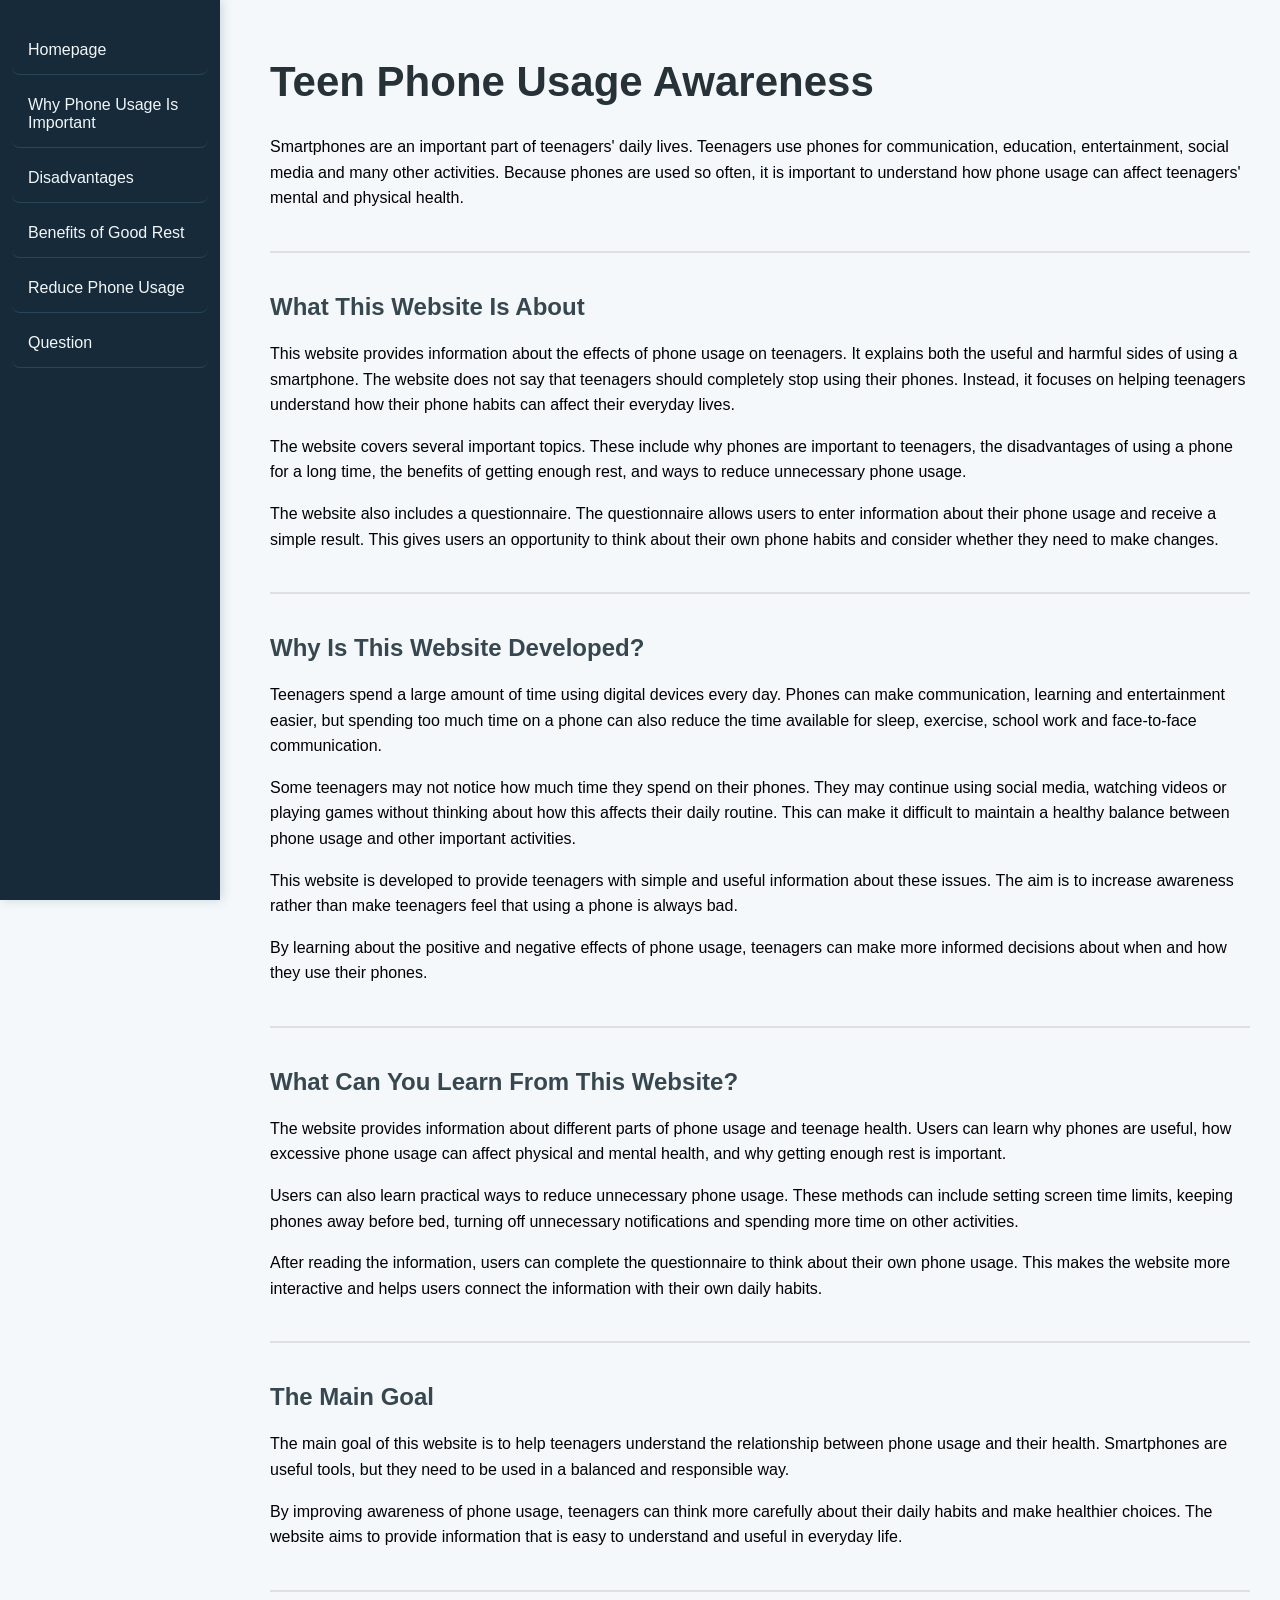
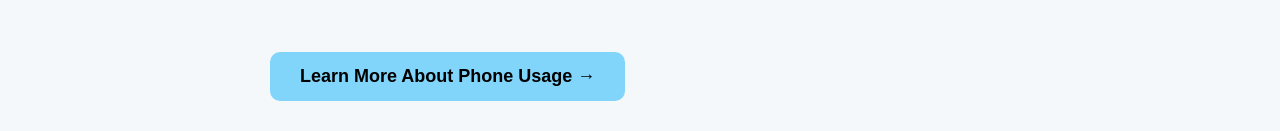
<file: html_js_and_css/index.html>
<!DOCTYPE html>

<html lang="en"></html>

<hand>

<title>Information about phone usage of teenagers</title>
<link rel="stylesheet" href="style.css">

</hand>

<body>

    <nav>

        <ul>

            <li><a href="index.html">Homepage</a></li>

            <li><a href="why_important.html">
                Why Phone Usage Is Important
            </a></li>

            <li><a href="disadvantages.html">
                Disadvantages
            </a></li>

            <li><a href="benefits_rest.html">
                Benefits of Good Rest
            </a></li>

            <li><a href="reduce_usage.html">
                Reduce Phone Usage
            </a></li>

            <li><a href="question.html">
                Question
            </a></li>

        </ul>

    </nav>
 
<main>

    <h1>Teen Phone Usage Awareness</h1>

    <p>
        Smartphones are an important part of teenagers' daily lives.
        Teenagers use phones for communication, education, entertainment,
        social media and many other activities. Because phones are used
        so often, it is important to understand how phone usage can affect
        teenagers' mental and physical health.
    </p>


    <hr>


    <h2>What This Website Is About</h2>

    <p>
        This website provides information about the effects of phone
        usage on teenagers. It explains both the useful and harmful
        sides of using a smartphone. The website does not say that
        teenagers should completely stop using their phones. Instead,
        it focuses on helping teenagers understand how their phone
        habits can affect their everyday lives.
    </p>

    <p>
        The website covers several important topics. These include why
        phones are important to teenagers, the disadvantages of using
        a phone for a long time, the benefits of getting enough rest,
        and ways to reduce unnecessary phone usage.
    </p>

    <p>
        The website also includes a questionnaire. The questionnaire
        allows users to enter information about their phone usage and
        receive a simple result. This gives users an opportunity to
        think about their own phone habits and consider whether they
        need to make changes.
    </p>


    <hr>


    <h2>Why Is This Website Developed?</h2>

    <p>
        Teenagers spend a large amount of time using digital devices
        every day. Phones can make communication, learning and
        entertainment easier, but spending too much time on a phone
        can also reduce the time available for sleep, exercise,
        school work and face-to-face communication.
    </p>

    <p>
        Some teenagers may not notice how much time they spend on
        their phones. They may continue using social media, watching
        videos or playing games without thinking about how this
        affects their daily routine. This can make it difficult to
        maintain a healthy balance between phone usage and other
        important activities.
    </p>

    <p>
        This website is developed to provide teenagers with simple
        and useful information about these issues. The aim is to
        increase awareness rather than make teenagers feel that
        using a phone is always bad.
    </p>

    <p>
        By learning about the positive and negative effects of phone
        usage, teenagers can make more informed decisions about when
        and how they use their phones.
    </p>


    <hr>


    <h2>What Can You Learn From This Website?</h2>

    <p>
        The website provides information about different parts of
        phone usage and teenage health. Users can learn why phones
        are useful, how excessive phone usage can affect physical
        and mental health, and why getting enough rest is important.
    </p>

    <p>
        Users can also learn practical ways to reduce unnecessary
        phone usage. These methods can include setting screen time
        limits, keeping phones away before bed, turning off
        unnecessary notifications and spending more time on other
        activities.
    </p>

    <p>
        After reading the information, users can complete the
        questionnaire to think about their own phone usage.
        This makes the website more interactive and helps users
        connect the information with their own daily habits.
    </p>


    <hr>


    <h2>The Main Goal</h2>

    <p>
        The main goal of this website is to help teenagers understand
        the relationship between phone usage and their health.
        Smartphones are useful tools, but they need to be used in
        a balanced and responsible way.
    </p>

    <p>
        By improving awareness of phone usage, teenagers can think
        more carefully about their daily habits and make healthier
        choices. The website aims to provide information that is
        easy to understand and useful in everyday life.
    </p>


    <hr>


    <div class="page-button">

        <button class="learn-btn"
            onclick="window.location.href='why_important.html'">

            Learn More About Phone Usage →

        </button>

    </div>

</main>

</body>

</html>
</file>
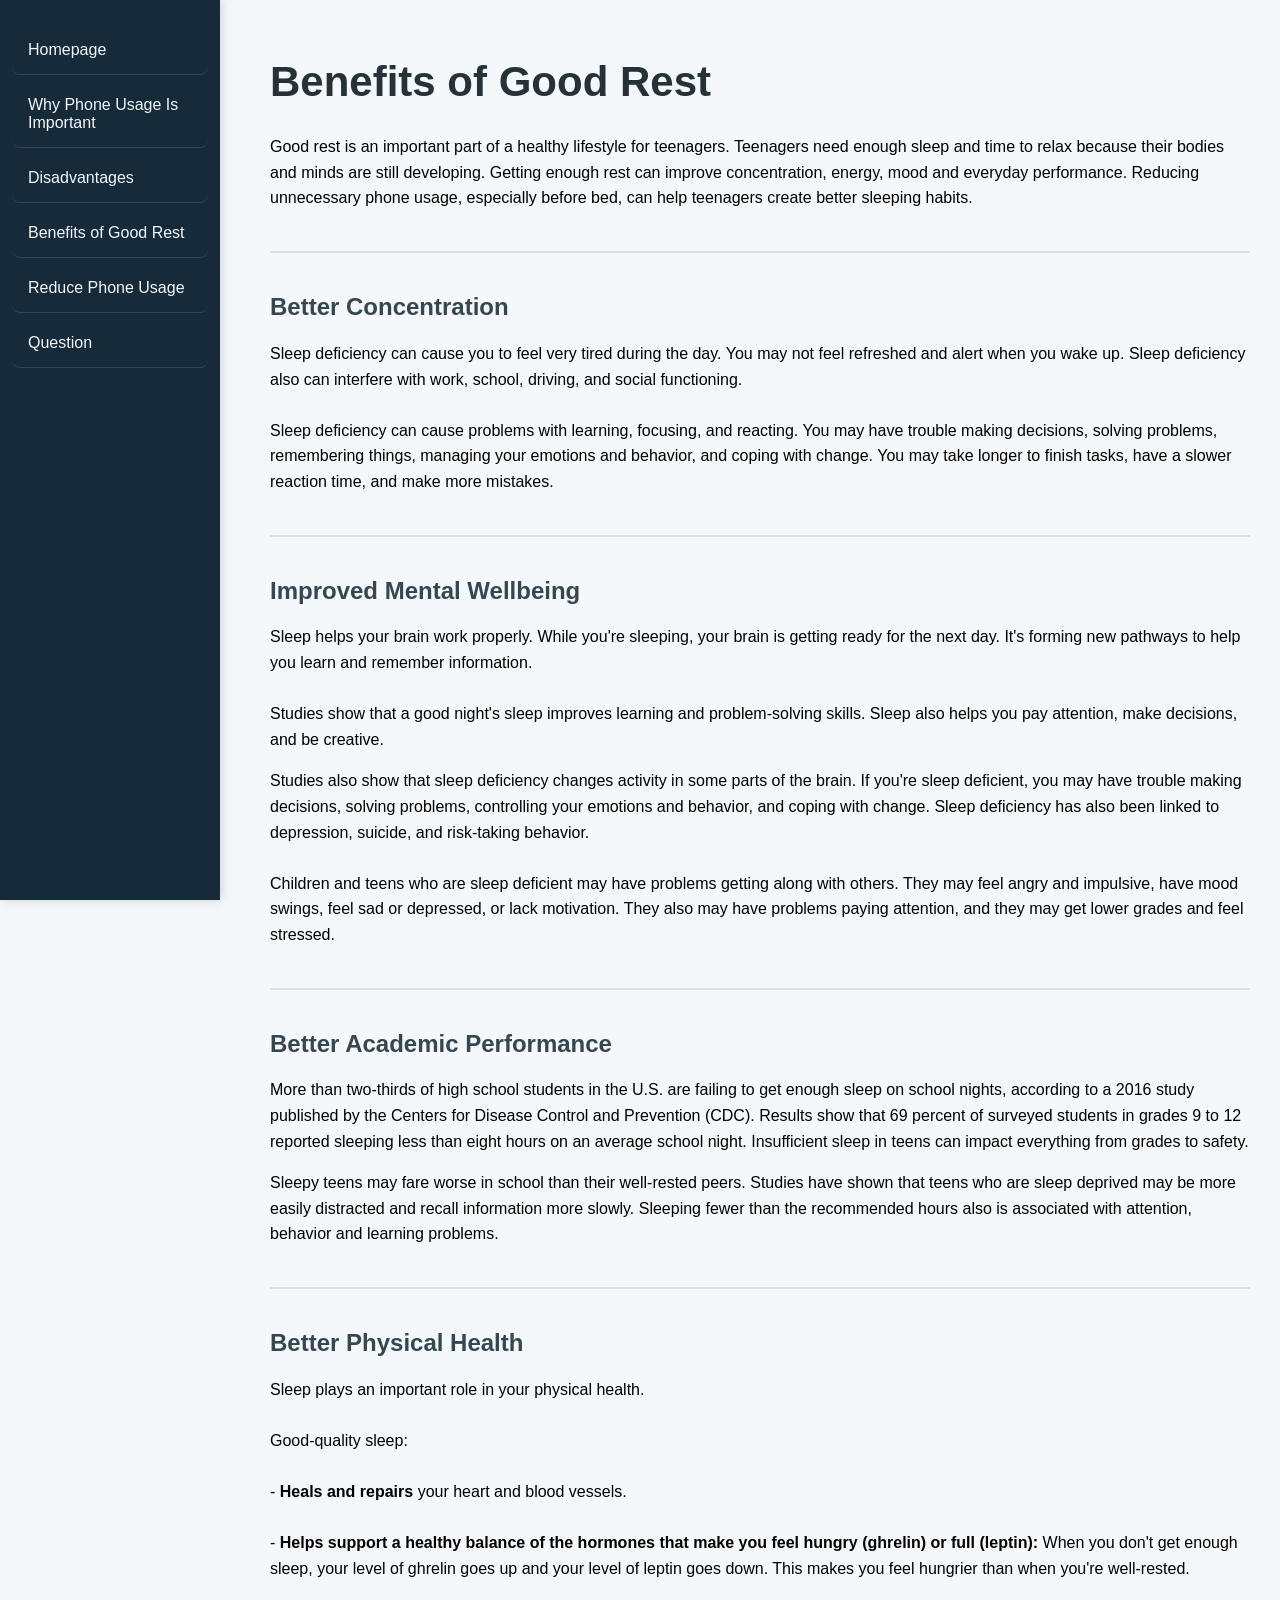
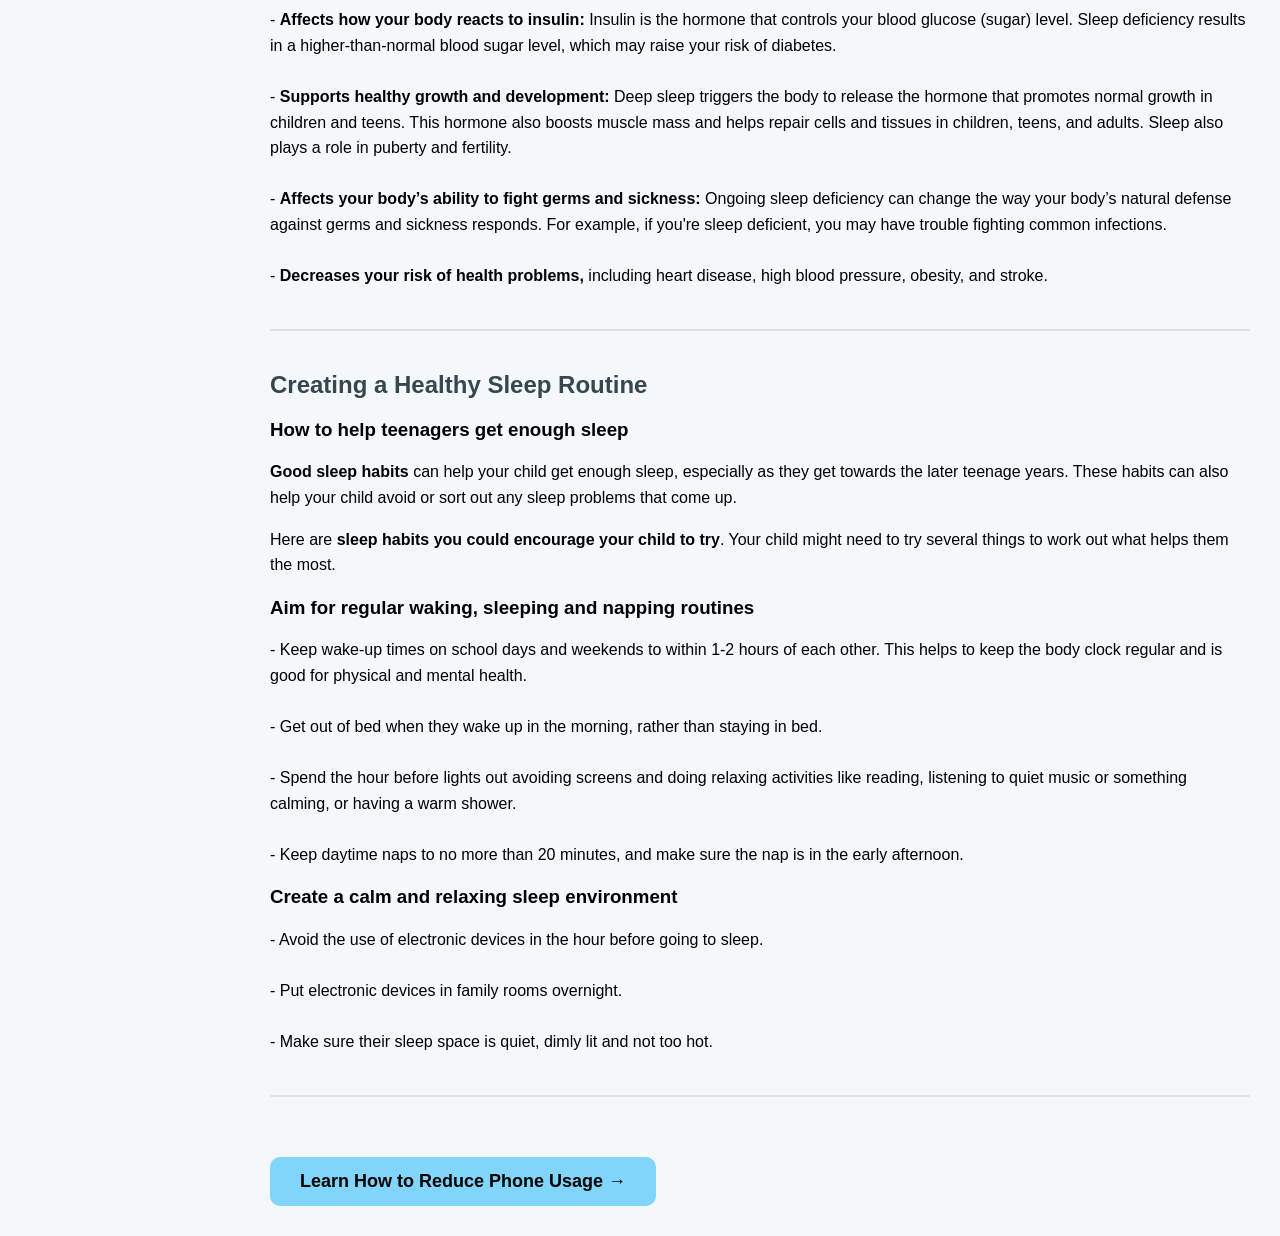
<file: html_js_and_css/benefits_rest.html>
<!DOCTYPE html>

<head>

    <title>Benefits of Good Rest</title>
    <link rel="stylesheet" href="style.css">

</head>

<body>

    <nav>

        <ul>

            <li><a href="index.html">Homepage</a></li>

            <li><a href="why_important.html">
                Why Phone Usage Is Important
            </a></li>

            <li><a href="disadvantages.html">
                Disadvantages
            </a></li>

            <li><a href="benefits_rest.html">
                Benefits of Good Rest
            </a></li>

            <li><a href="reduce_usage.html">
                Reduce Phone Usage
            </a></li>

            <li><a href="question.html">
                Question
            </a></li>

        </ul>

    </nav>

<main>

        <h1>Benefits of Good Rest</h1>

        <p class="intro">

            Good rest is an important part of a healthy lifestyle for
            teenagers. Teenagers need enough sleep and time to relax
            because their bodies and minds are still developing.
            Getting enough rest can improve concentration, energy,
            mood and everyday performance. Reducing unnecessary phone
            usage, especially before bed, can help teenagers create
            better sleeping habits.

        </p>


        <hr>


        <h2>Better Concentration</h2>

        <p>

            Sleep deficiency can cause you to feel very tired during the day.
            You may not feel refreshed and alert when you wake up. Sleep
            deficiency also can interfere with work, school, driving, and
            social functioning.

            <br><br>

            Sleep deficiency can cause problems with learning, focusing, and
            reacting. You may have trouble making decisions, solving problems,
            remembering things, managing your emotions and behavior, and coping
            with change. You may take longer to finish tasks, have a slower
            reaction time, and make more mistakes.

        </p>

        <hr>


        <h2>Improved Mental Wellbeing</h2>

        <p>

            Sleep helps your brain work properly. While you're sleeping, your
            brain is getting ready for the next day. It's forming new pathways
            to help you learn and remember information.

            <br><br>

            Studies show that a good night's sleep improves learning and
            problem-solving skills. Sleep also helps you pay attention, make
            decisions, and be creative.

        </p>

        <p>

            Studies also show that sleep deficiency changes activity in some
            parts of the brain. If you're sleep deficient, you may have trouble
            making decisions, solving problems, controlling your emotions and
            behavior, and coping with change. Sleep deficiency has also been
            linked to depression, suicide, and risk-taking behavior.

            <br><br>

            Children and teens who are sleep deficient may have problems
            getting along with others. They may feel angry and impulsive,
            have mood swings, feel sad or depressed, or lack motivation.
            They also may have problems paying attention, and they may get
            lower grades and feel stressed.

        </p>


        <hr>


        <h2>Better Academic Performance</h2>

        <p>

            More than two-thirds of high school students in the U.S. are
            failing to get enough sleep on school nights, according to a 2016
            study published by the Centers for Disease Control and Prevention
            (CDC). Results show that 69 percent of surveyed students in grades
            9 to 12 reported sleeping less than eight hours on an average
            school night. Insufficient sleep in teens can impact everything
            from grades to safety.

        </p>

        <p>

            Sleepy teens may fare worse in school than their well-rested peers.
            Studies have shown that teens who are sleep deprived may be more
            easily distracted and recall information more slowly. Sleeping
            fewer than the recommended hours also is associated with attention,
            behavior and learning problems.

        </p>


        <hr>


        <h2>Better Physical Health</h2>

        <p>
            Sleep plays an important role in your physical health.

            <br><br>

            Good-quality sleep:

            <br><br>

            - <strong>Heals and repairs</strong> your heart and blood vessels.

            <br><br>

            - <strong>Helps support a healthy balance of the hormones</strong>
            <strong>that make you feel hungry (ghrelin) or full (leptin):</strong>
            When you don't get enough sleep, your level of ghrelin goes up and
            your level of leptin goes down. This makes you feel hungrier than
            when you're well-rested.

            <br><br>

            - <strong>Affects how your body reacts to insulin:</strong> Insulin
            is the hormone that controls your blood glucose (sugar) level.
            Sleep deficiency results in a higher-than-normal blood sugar level,
            which may raise your risk of diabetes.

            <br><br>

            - <strong>Supports healthy growth and development:</strong> Deep
            sleep triggers the body to release the hormone that promotes normal
            growth in children and teens. This hormone also boosts muscle mass
            and helps repair cells and tissues in children, teens, and adults.
            Sleep also plays a role in puberty and fertility.

            <br><br>

            - <strong>Affects your body’s ability to fight germs and sickness:</strong>
            Ongoing sleep deficiency can change the way your body’s natural
            defense against germs and sickness responds. For example, if you're
            sleep deficient, you may have trouble fighting common infections.

            <br><br>

            - <strong>Decreases your risk of health problems,</strong> including
            heart disease, high blood pressure, obesity, and stroke.

        </p>


        <hr>


        <h2>Creating a Healthy Sleep Routine</h2>

        <h3>How to help teenagers get enough sleep</h3>

        <p>

            <strong>Good sleep habits</strong> can help your child get enough
            sleep, especially as they get towards the later teenage years.
            These habits can also help your child avoid or sort out any sleep
            problems that come up.

        </p>

        <p>

            Here are <strong>sleep habits you could encourage your child to try</strong>.
            Your child might need to try several things to work out what helps
            them the most.

        </p>

        <h3>Aim for regular waking, sleeping and napping routines</h3>

        <p>

            - Keep wake-up times on school days and weekends to within 1-2 hours
            of each other. This helps to keep the body clock regular and is good
            for physical and mental health.

            <br><br>

            - Get out of bed when they wake up in the morning, rather than
            staying in bed.

            <br><br>

            - Spend the hour before lights out avoiding screens and doing
            relaxing activities like reading, listening to quiet music or
            something calming, or having a warm shower.

            <br><br>

            - Keep daytime naps to no more than 20 minutes, and make sure the
            nap is in the early afternoon.

        </p>

        <h3>Create a calm and relaxing sleep environment</h3>

        <p>

            - Avoid the use of electronic devices in the hour before going
            to sleep.

            <br><br>

            - Put electronic devices in family rooms overnight.

            <br><br>

            - Make sure their sleep space is quiet, dimly lit and not too hot.

        </p>



        <hr>



        <!-- Button -->

        <div class="page-button">

            <button class="learn-btn"
                onclick="window.location.href='reduce_usage.html'">

                Learn How to Reduce Phone Usage →

            </button>

        </div>

    </main>

</body>

</html>
</file>
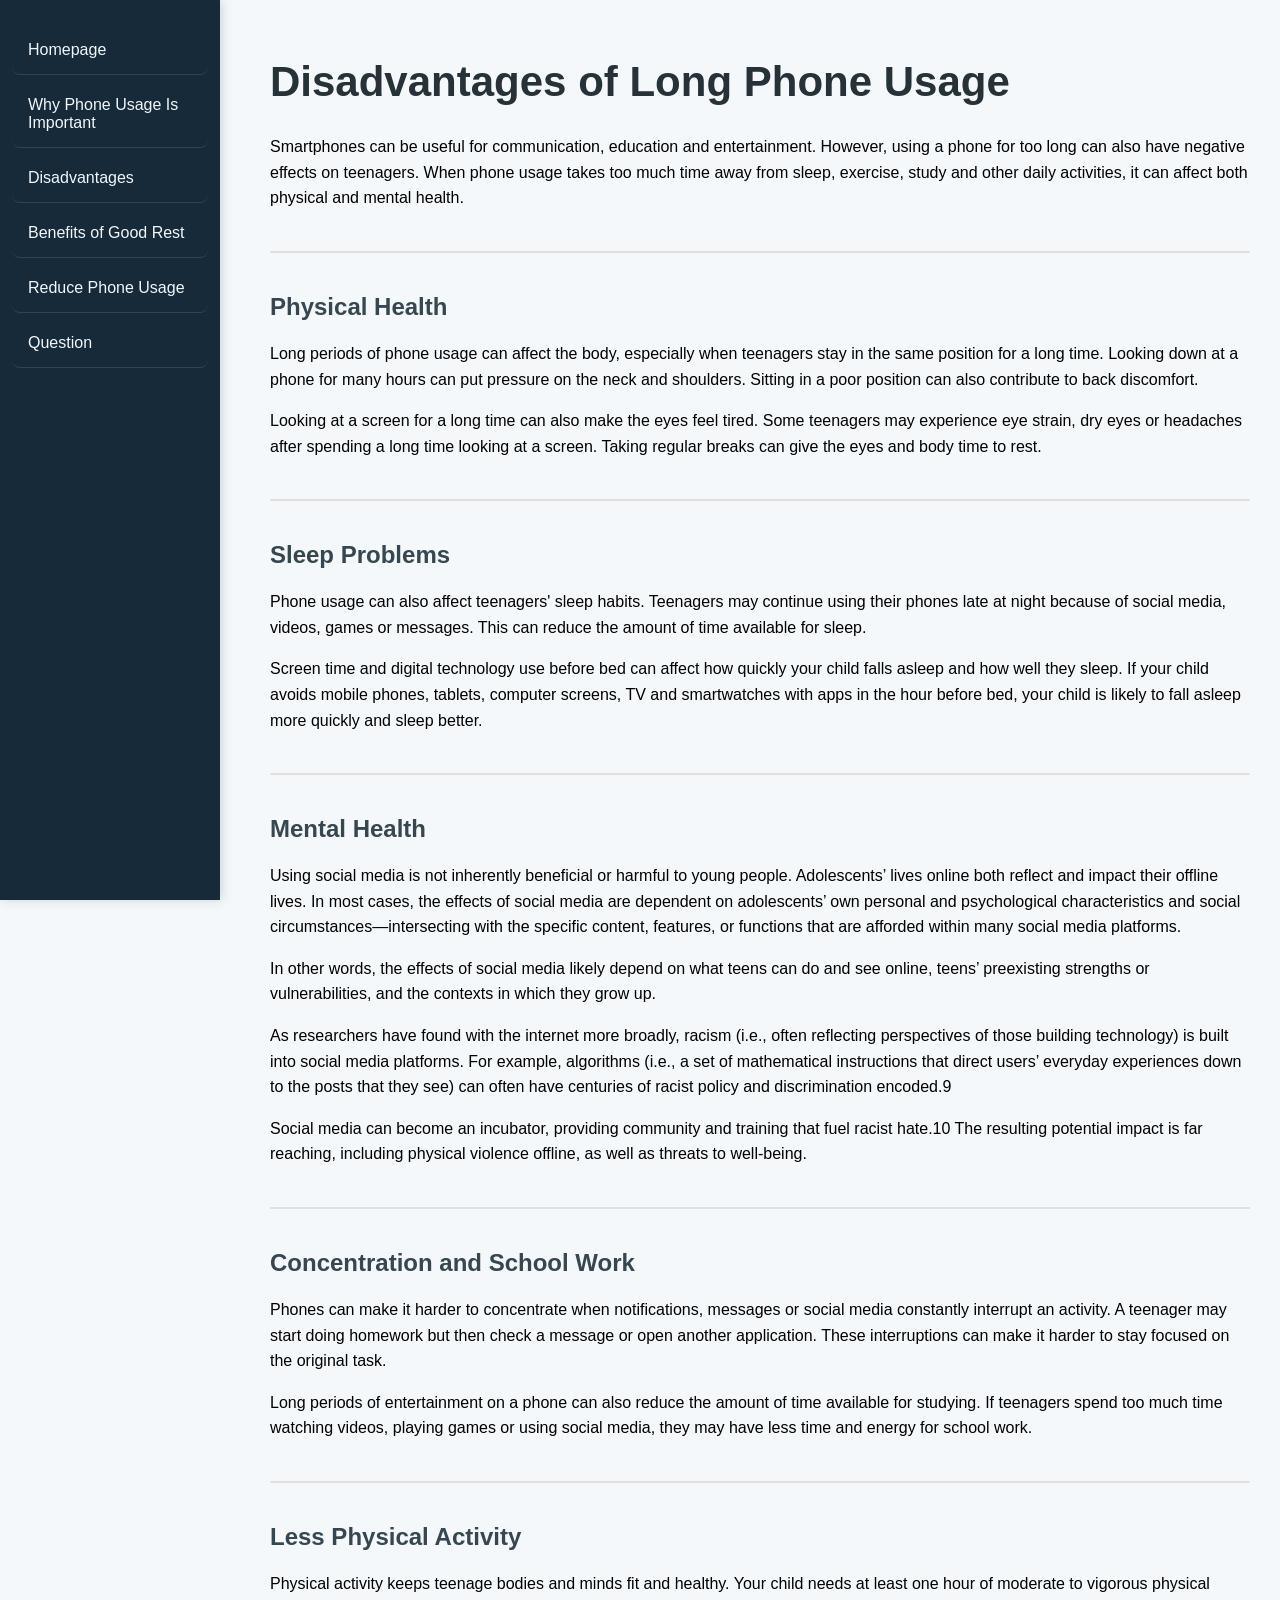
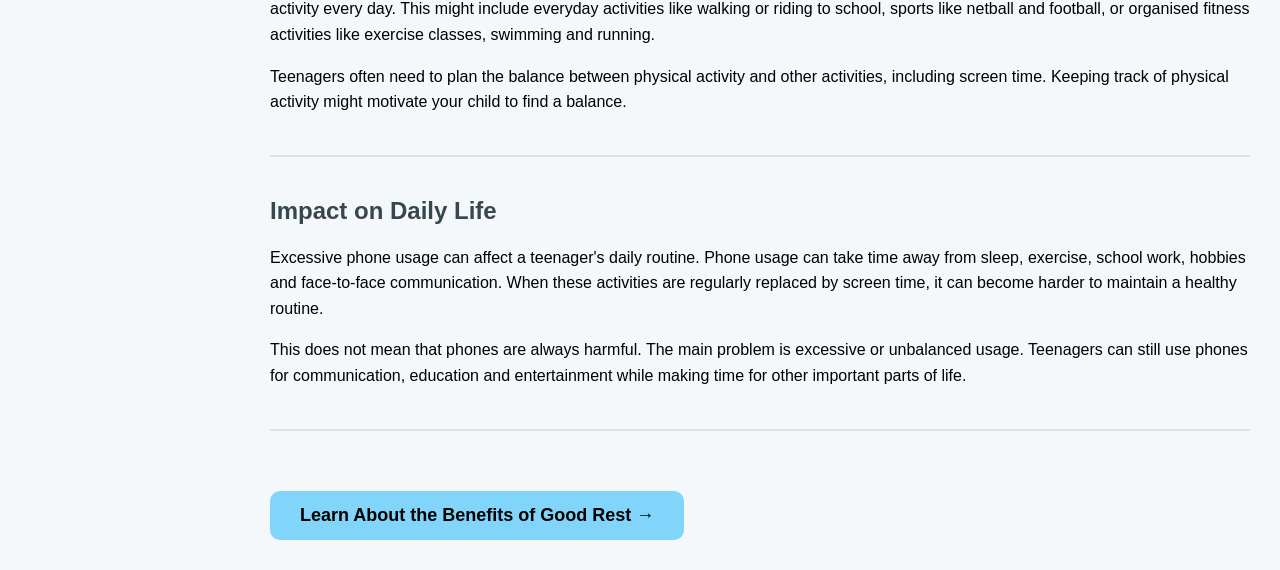
<file: html_js_and_css/disadvantages.html>
<!DOCTYPE html>

<head>

    <title>Disadvantages</title>
    <link rel="stylesheet" href="style.css">

</head>


<body>

    <nav>

        <ul>

            <li><a href="index.html">Homepage</a></li>

            <li><a href="why_important.html">
                Why Phone Usage Is Important
            </a></li>

            <li><a href="disadvantages.html">
                Disadvantages
            </a></li>

            <li><a href="benefits_rest.html">
                Benefits of Good Rest
            </a></li>

            <li><a href="reduce_usage.html">
                Reduce Phone Usage
            </a></li>

            <li><a href="question.html">
                Question
            </a></li>

        </ul>

    </nav>

<main>

        <h1>Disadvantages of Long Phone Usage</h1>

        <p class="intro">

            Smartphones can be useful for communication, education and
            entertainment. However, using a phone for too long can also
            have negative effects on teenagers. When phone usage takes
            too much time away from sleep, exercise, study and other
            daily activities, it can affect both physical and mental
            health.

        </p>


        <hr>


        <h2>Physical Health</h2>

        <p>

            Long periods of phone usage can affect the body, especially
            when teenagers stay in the same position for a long time.
            Looking down at a phone for many hours can put pressure on
            the neck and shoulders. Sitting in a poor position can also
            contribute to back discomfort.

        </p>

        <p>

            Looking at a screen for a long time can also make the eyes
            feel tired. Some teenagers may experience eye strain,
            dry eyes or headaches after spending a long time looking
            at a screen. Taking regular breaks can give the eyes and
            body time to rest.

        </p>


        <hr>


        <h2>Sleep Problems</h2>

        <p>

            Phone usage can also affect teenagers' sleep habits.
            Teenagers may continue using their phones late at night
            because of social media, videos, games or messages. This
            can reduce the amount of time available for sleep.

        </p>

        <p>

            Screen time and digital technology use before bed can affect
            how quickly your child falls asleep and how well they sleep.
            If your child avoids mobile phones, tablets, computer screens,
            TV and smartwatches with apps in the hour before bed, your child
            is likely to fall asleep more quickly and sleep better.

        </p>


        <hr>


        <h2>Mental Health</h2>

        <p>

            Using social media is not inherently beneficial or harmful to young
            people. Adolescents’ lives online both reflect and impact their
            offline lives. In most cases, the effects of social media are
            dependent on adolescents’ own personal and psychological characteristics
            and social circumstances—intersecting with the specific content,
            features, or functions that are afforded within many social media
            platforms.

        </p>

        <p>

            In other words, the effects of social media likely depend on what
            teens can do and see online, teens’ preexisting strengths or
            vulnerabilities, and the contexts in which they grow up.

        </p>

        <p>

            As researchers have found with the internet more broadly, racism
            (i.e., often reflecting perspectives of those building technology)
            is built into social media platforms. For example, algorithms
            (i.e., a set of mathematical instructions that direct users’
            everyday experiences down to the posts that they see) can often
            have centuries of racist policy and discrimination encoded.9

        </p>

        <p>

            Social media can become an incubator, providing community and
            training that fuel racist hate.10 The resulting potential impact
            is far reaching, including physical violence offline, as well as
            threats to well-being.

        </p>


        <hr>


        <h2>Concentration and School Work</h2>

        <p>

            Phones can make it harder to concentrate when notifications,
            messages or social media constantly interrupt an activity.
            A teenager may start doing homework but then check a message
            or open another application. These interruptions can make it
            harder to stay focused on the original task.

        </p>

        <p>

            Long periods of entertainment on a phone can also reduce
            the amount of time available for studying. If teenagers
            spend too much time watching videos, playing games or using
            social media, they may have less time and energy for school
            work.

        </p>


        <hr>


        <h2>Less Physical Activity</h2>

        <p>

            Physical activity keeps teenage bodies and minds fit and healthy.
            Your child needs at least one hour of moderate to vigorous physical
            activity every day. This might include everyday activities like
            walking or riding to school, sports like netball and football,
            or organised fitness activities like exercise classes, swimming
            and running.

        </p>

        <p>

            Teenagers often need to plan the balance between physical activity
            and other activities, including screen time. Keeping track of
            physical activity might motivate your child to find a balance.

        </p>


        <hr>


        <h2>Impact on Daily Life</h2>

        <p>

            Excessive phone usage can affect a teenager's daily routine.
            Phone usage can take time away from sleep, exercise, school
            work, hobbies and face-to-face communication. When these
            activities are regularly replaced by screen time, it can
            become harder to maintain a healthy routine.

        </p>

        <p>

            This does not mean that phones are always harmful. The main
            problem is excessive or unbalanced usage. Teenagers can
            still use phones for communication, education and
            entertainment while making time for other important parts
            of life.

        </p>

        <hr>

        <!-- Button -->

        <div class="page-button">

            <button class="learn-btn"
                onclick="window.location.href='benefits_rest.html'">

                Learn About the Benefits of Good Rest →

            </button>

        </div>

    </main>

</body>

</html>
</file>
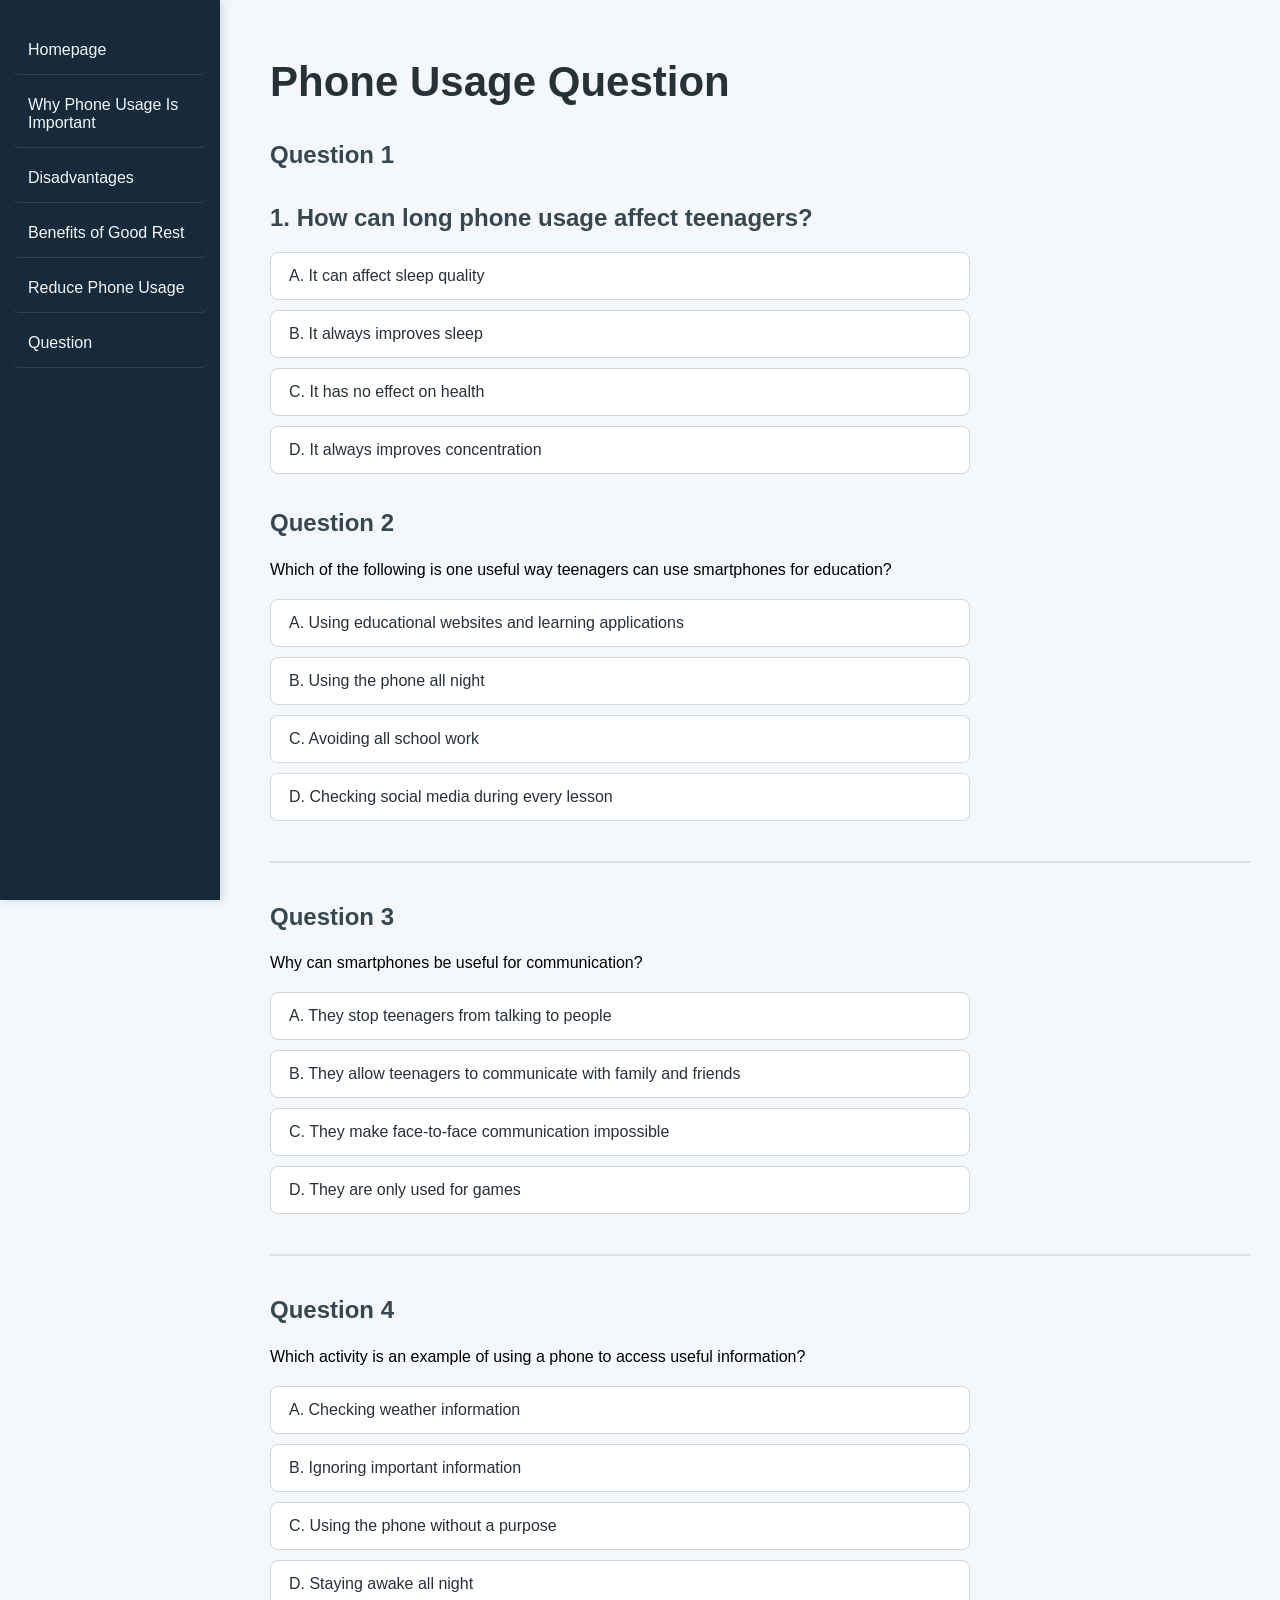
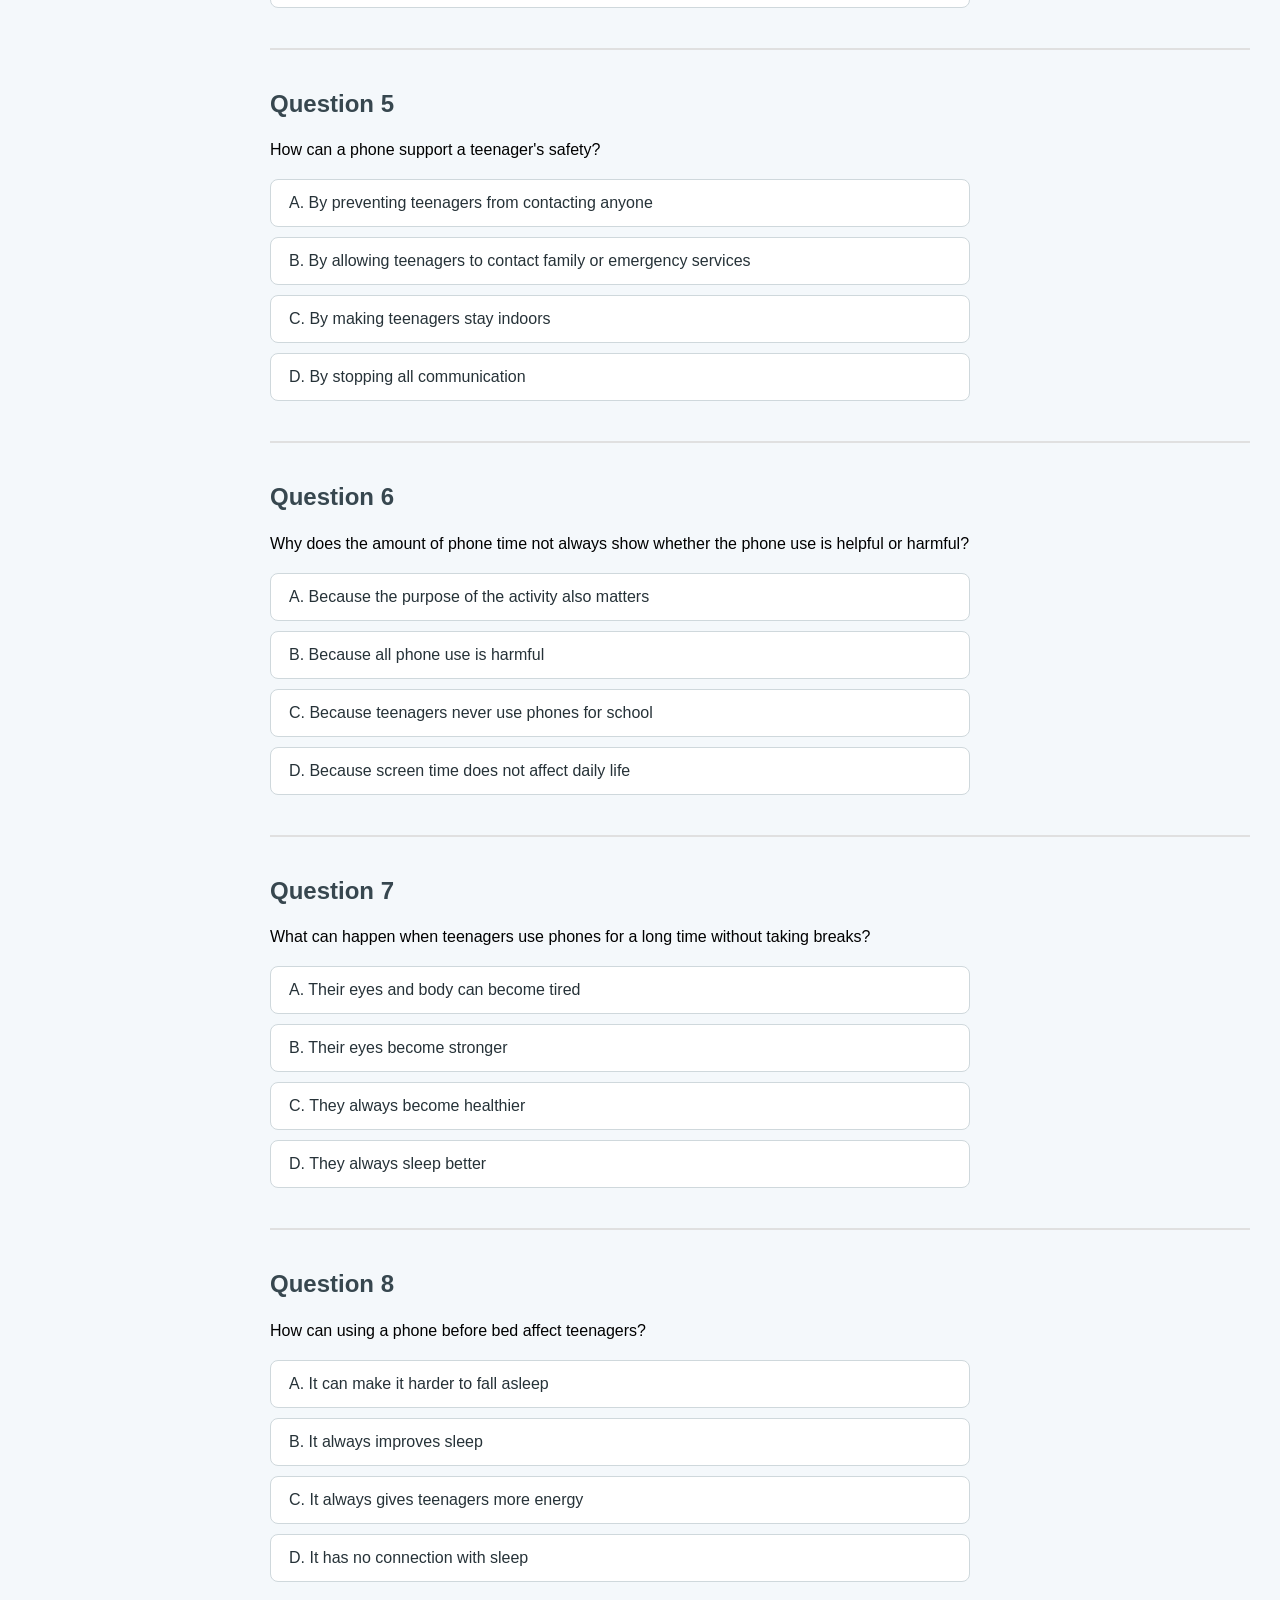
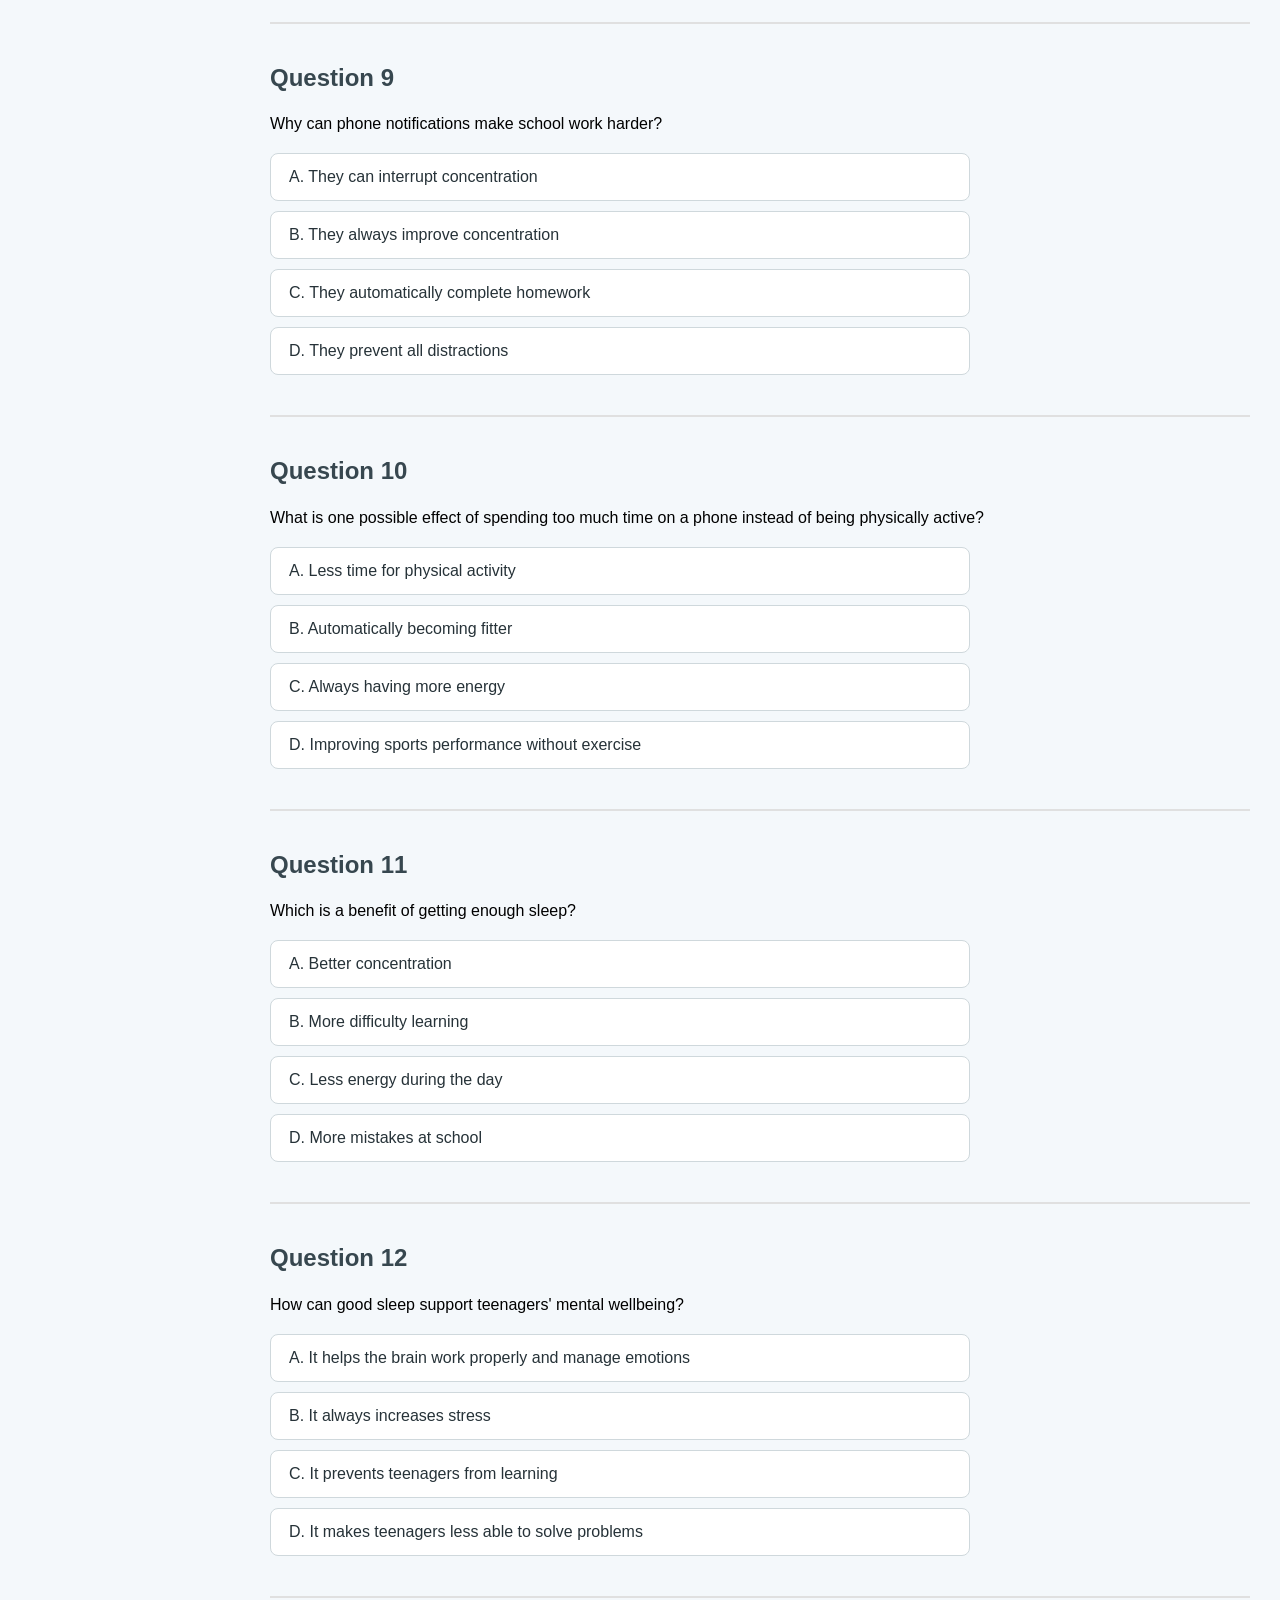
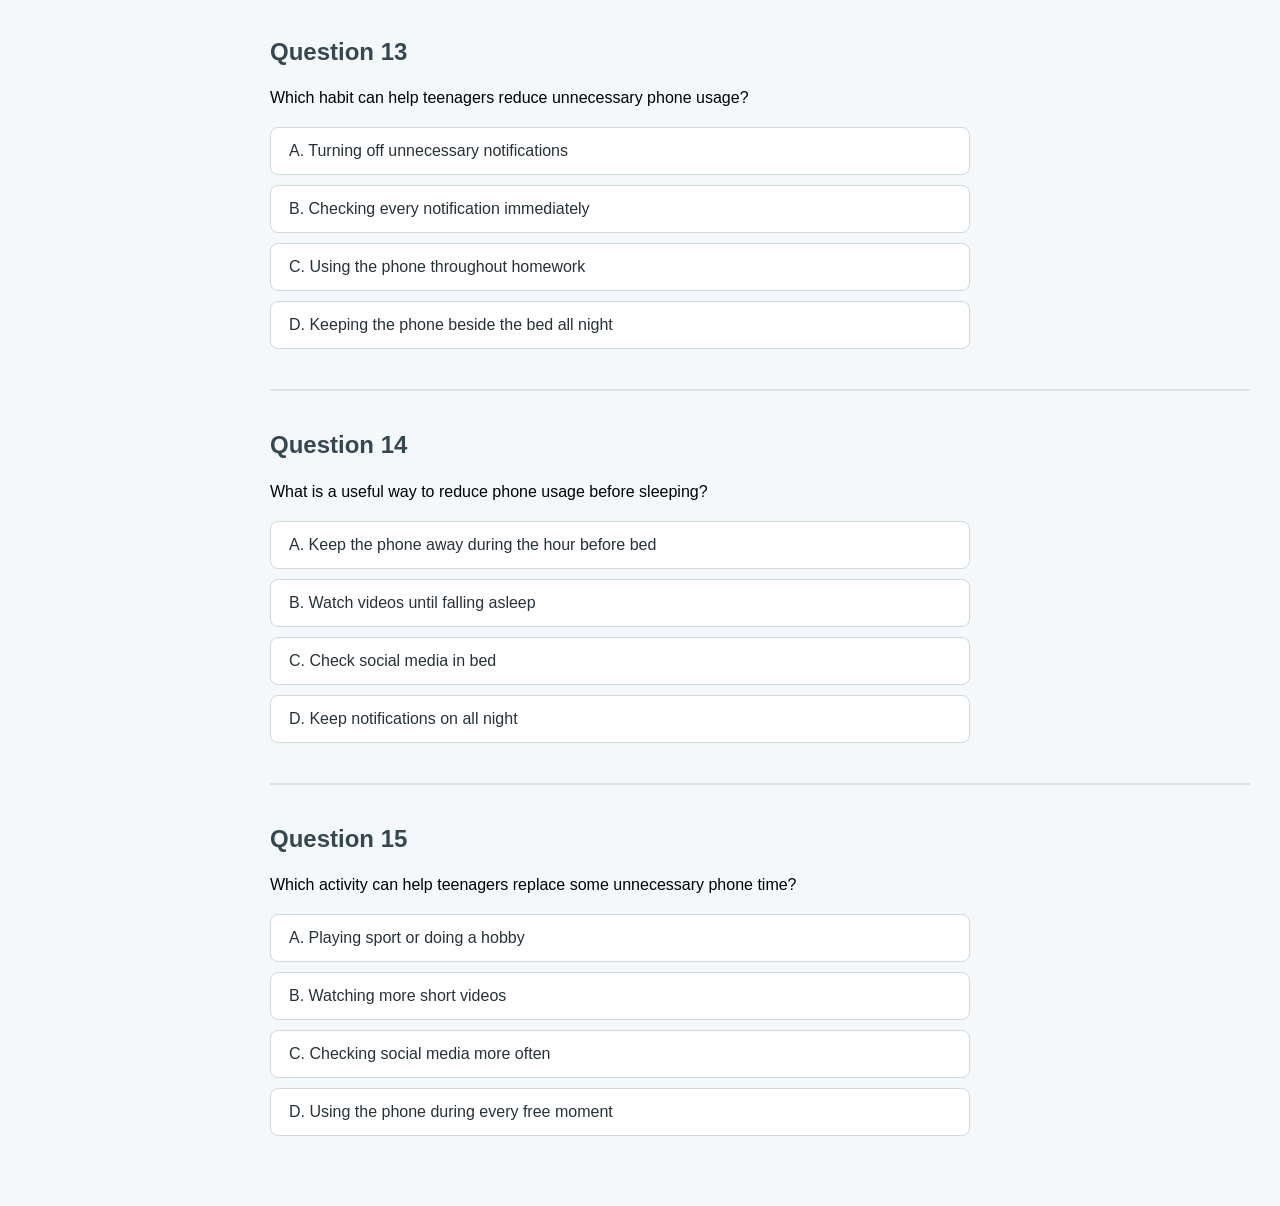
<file: html_js_and_css/question.html>
<!DOCTYPE html>

<head>

    <title>Questionnaire</title>
    <link rel="stylesheet" href="style.css">

</head>

<body>

    <nav>

        <ul>

            <li><a href="index.html">Homepage</a></li>

            <li><a href="why_important.html">
                Why Phone Usage Is Important
            </a></li>

            <li><a href="disadvantages.html">
                Disadvantages
            </a></li>

            <li><a href="benefits_rest.html">
                Benefits of Good Rest
            </a></li>

            <li><a href="reduce_usage.html">
                Reduce Phone Usage
            </a></li>

            <li><a href="question.html">
                Question
            </a></li>

        </ul>

    </nav>

    <main>

        <h1>Phone Usage Question</h1>

<!-- Question 1 -->
 
        <div class="question">

            <h2>Question 1</h2>

            <h2>1. How can long phone usage affect teenagers?</h2>

            <button onclick="checkAnswer(1, 'A')">
                A. It can affect sleep quality
            </button>

            <button onclick="checkAnswer(1, 'B')">
                B. It always improves sleep
            </button>

            <button onclick="checkAnswer(1, 'C')">
                C. It has no effect on health
            </button>

            <button onclick="checkAnswer(1, 'D')">
                D. It always improves concentration
            </button>

            <div id="answer1"></div>

 <!-- Question 2 -->

        <div class="question">

            <h2>Question 2</h2>

            <p>
                Which of the following is one useful way teenagers
                can use smartphones for education?
            </p>

            <button onclick="checkAnswer(2, 'A')">
                A. Using educational websites and learning applications
            </button>

            <button onclick="checkAnswer(2, 'B')">
                B. Using the phone all night
            </button>

            <button onclick="checkAnswer(2, 'C')">
                C. Avoiding all school work
            </button>

            <button onclick="checkAnswer(2, 'D')">
                D. Checking social media during every lesson
            </button>

            <div id="answer2"></div>

        </div>


        <hr>


<!-- Question 3 -->

        <div class="question">

            <h2>Question 3</h2>

            <p>
                Why can smartphones be useful for communication?
            </p>

            <button onclick="checkAnswer(3, 'A')">
                A. They stop teenagers from talking to people
            </button>

            <button onclick="checkAnswer(3, 'B')">
                B. They allow teenagers to communicate with family and friends
            </button>

            <button onclick="checkAnswer(3, 'C')">
                C. They make face-to-face communication impossible
            </button>

            <button onclick="checkAnswer(3, 'D')">
                D. They are only used for games
            </button>

            <div id="answer3"></div>

        </div>


        <hr>


<!-- Question 4 -->

        <div class="question">

            <h2>Question 4</h2>

            <p>
                Which activity is an example of using a phone
                to access useful information?
            </p>

            <button onclick="checkAnswer(4, 'A')">
                A. Checking weather information
            </button>

            <button onclick="checkAnswer(4, 'B')">
                B. Ignoring important information
            </button>

            <button onclick="checkAnswer(4, 'C')">
                C. Using the phone without a purpose
            </button>

            <button onclick="checkAnswer(4, 'D')">
                D. Staying awake all night
            </button>

            <div id="answer4"></div>

        </div>


        <hr>


<!-- Question 5 -->

        <div class="question">

            <h2>Question 5</h2>

            <p>
                How can a phone support a teenager's safety?
            </p>

            <button onclick="checkAnswer(5, 'A')">
                A. By preventing teenagers from contacting anyone
            </button>

            <button onclick="checkAnswer(5, 'B')">
                B. By allowing teenagers to contact family or emergency services
            </button>

            <button onclick="checkAnswer(5, 'C')">
                C. By making teenagers stay indoors
            </button>

            <button onclick="checkAnswer(5, 'D')">
                D. By stopping all communication
            </button>

            <div id="answer5"></div>

        </div>


        <hr>


<!-- Question 6 -->

        <div class="question">

            <h2>Question 6</h2>

            <p>
                Why does the amount of phone time not always show
                whether the phone use is helpful or harmful?
            </p>

            <button onclick="checkAnswer(6, 'A')">
                A. Because the purpose of the activity also matters
            </button>

            <button onclick="checkAnswer(6, 'B')">
                B. Because all phone use is harmful
            </button>

            <button onclick="checkAnswer(6, 'C')">
                C. Because teenagers never use phones for school
            </button>

            <button onclick="checkAnswer(6, 'D')">
                D. Because screen time does not affect daily life
            </button>

            <div id="answer6"></div>

        </div>


        <hr>


<!-- Question 7 -->

        <div class="question">

            <h2>Question 7</h2>

            <p>
                What can happen when teenagers use phones for a long
                time without taking breaks?
            </p>

            <button onclick="checkAnswer(7, 'A')">
                A. Their eyes and body can become tired
            </button>

            <button onclick="checkAnswer(7, 'B')">
                B. Their eyes become stronger
            </button>

            <button onclick="checkAnswer(7, 'C')">
                C. They always become healthier
            </button>

            <button onclick="checkAnswer(7, 'D')">
                D. They always sleep better
            </button>

            <div id="answer7"></div>

        </div>


        <hr>


<!-- Question 8 -->

        <div class="question">

            <h2>Question 8</h2>

            <p>
                How can using a phone before bed affect teenagers?
            </p>

            <button onclick="checkAnswer(8, 'A')">
                A. It can make it harder to fall asleep
            </button>

            <button onclick="checkAnswer(8, 'B')">
                B. It always improves sleep
            </button>

            <button onclick="checkAnswer(8, 'C')">
                C. It always gives teenagers more energy
            </button>

            <button onclick="checkAnswer(8, 'D')">
                D. It has no connection with sleep
            </button>

            <div id="answer8"></div>

        </div>


        <hr>


<!-- Question 9 -->

        <div class="question">

            <h2>Question 9</h2>

            <p>
                Why can phone notifications make school work harder?
            </p>

            <button onclick="checkAnswer(9, 'A')">
                A. They can interrupt concentration
            </button>

            <button onclick="checkAnswer(9, 'B')">
                B. They always improve concentration
            </button>

            <button onclick="checkAnswer(9, 'C')">
                C. They automatically complete homework
            </button>

            <button onclick="checkAnswer(9, 'D')">
                D. They prevent all distractions
            </button>

            <div id="answer9"></div>

        </div>


        <hr>


<!-- Question 10 -->

        <div class="question">

            <h2>Question 10</h2>

            <p>
                What is one possible effect of spending too much time
                on a phone instead of being physically active?
            </p>

            <button onclick="checkAnswer(10, 'A')">
                A. Less time for physical activity
            </button>

            <button onclick="checkAnswer(10, 'B')">
                B. Automatically becoming fitter
            </button>

            <button onclick="checkAnswer(10, 'C')">
                C. Always having more energy
            </button>

            <button onclick="checkAnswer(10, 'D')">
                D. Improving sports performance without exercise
            </button>

            <div id="answer10"></div>

        </div>


        <hr>


<!-- Question 11 -->

        <div class="question">

            <h2>Question 11</h2>

            <p>
                Which is a benefit of getting enough sleep?
            </p>

            <button onclick="checkAnswer(11, 'A')">
                A. Better concentration
            </button>

            <button onclick="checkAnswer(11, 'B')">
                B. More difficulty learning
            </button>

            <button onclick="checkAnswer(11, 'C')">
                C. Less energy during the day
            </button>

            <button onclick="checkAnswer(11, 'D')">
                D. More mistakes at school
            </button>

            <div id="answer11"></div>

        </div>


        <hr>


<!-- Question 12 -->

        <div class="question">

            <h2>Question 12</h2>

            <p>
                How can good sleep support teenagers' mental wellbeing?
            </p>

            <button onclick="checkAnswer(12, 'A')">
                A. It helps the brain work properly and manage emotions
            </button>

            <button onclick="checkAnswer(12, 'B')">
                B. It always increases stress
            </button>

            <button onclick="checkAnswer(12, 'C')">
                C. It prevents teenagers from learning
            </button>

            <button onclick="checkAnswer(12, 'D')">
                D. It makes teenagers less able to solve problems
            </button>

            <div id="answer12"></div>

        </div>


        <hr>


<!-- Question 13 -->

        <div class="question">

            <h2>Question 13</h2>

            <p>
                Which habit can help teenagers reduce unnecessary
                phone usage?
            </p>

            <button onclick="checkAnswer(13, 'A')">
                A. Turning off unnecessary notifications
            </button>

            <button onclick="checkAnswer(13, 'B')">
                B. Checking every notification immediately
            </button>

            <button onclick="checkAnswer(13, 'C')">
                C. Using the phone throughout homework
            </button>

            <button onclick="checkAnswer(13, 'D')">
                D. Keeping the phone beside the bed all night
            </button>

            <div id="answer13"></div>

        </div>


        <hr>


<!-- Question 14 -->

        <div class="question">

            <h2>Question 14</h2>

            <p>
                What is a useful way to reduce phone usage before sleeping?
            </p>

            <button onclick="checkAnswer(14, 'A')">
                A. Keep the phone away during the hour before bed
            </button>

            <button onclick="checkAnswer(14, 'B')">
                B. Watch videos until falling asleep
            </button>

            <button onclick="checkAnswer(14, 'C')">
                C. Check social media in bed
            </button>

            <button onclick="checkAnswer(14, 'D')">
                D. Keep notifications on all night
            </button>

            <div id="answer14"></div>

        </div>


        <hr>


<!-- Question 15 -->

        <div class="question">

            <h2>Question 15</h2>

            <p>
                Which activity can help teenagers replace some
                unnecessary phone time?
            </p>

            <button onclick="checkAnswer(15, 'A')">
                A. Playing sport or doing a hobby
            </button>

            <button onclick="checkAnswer(15, 'B')">
                B. Watching more short videos
            </button>

            <button onclick="checkAnswer(15, 'C')">
                C. Checking social media more often
            </button>

            <button onclick="checkAnswer(15, 'D')">
                D. Using the phone during every free moment
            </button>

            <div id="answer15"></div>

    </div>
    
    </main>

    <script src="website.js"></script>

</body>

</html>
</file>
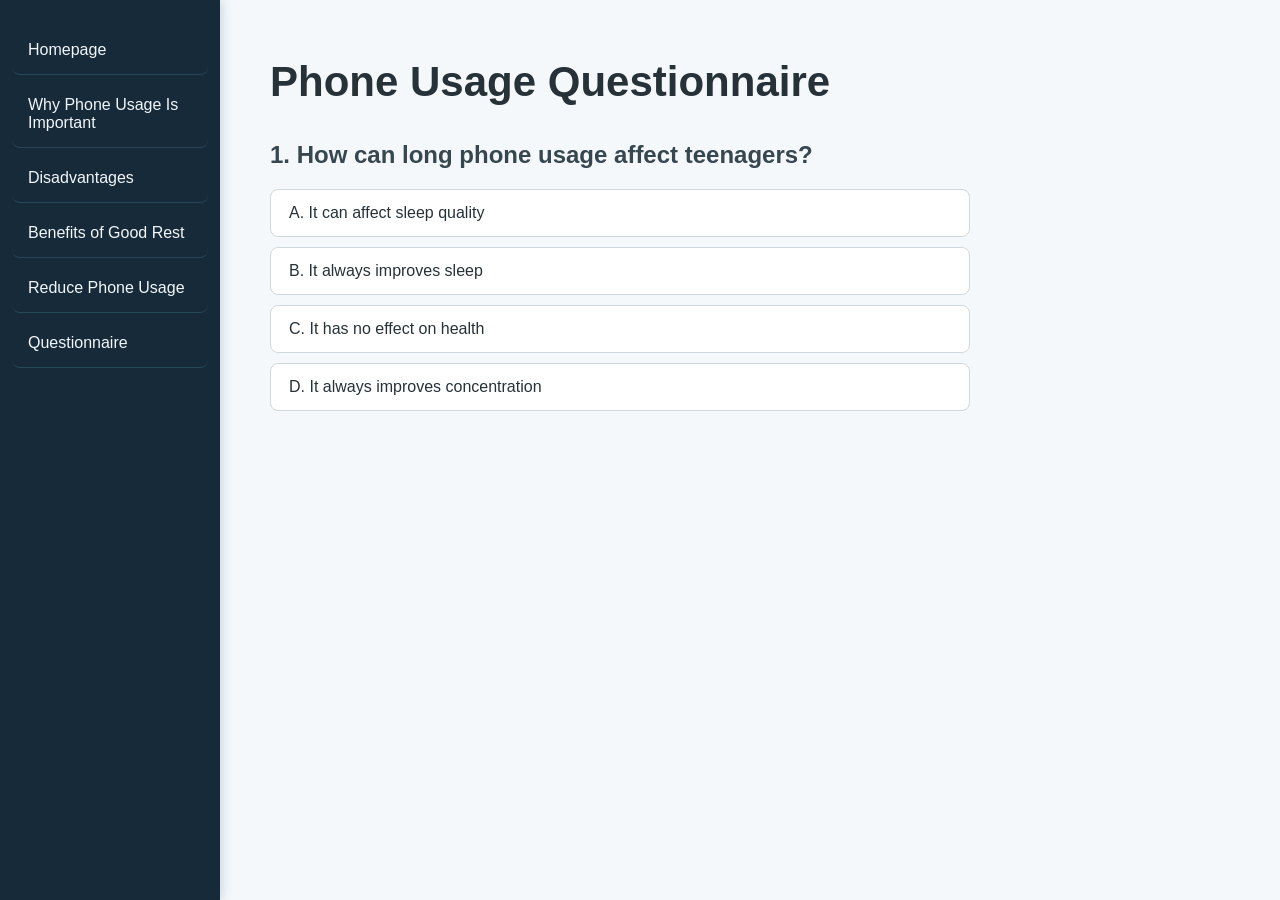
<file: html_js_and_css/questionnaire.html>
<!DOCTYPE html>

<head>

    <title>Questionnaire</title>
    <link rel="stylesheet" href="style.css">

</head>

<body>

    <nav>

        <ul>

            <li><a href="index.html">Homepage</a></li>

            <li><a href="why_important.html">
                Why Phone Usage Is Important
            </a></li>

            <li><a href="disadvantages.html">
                Disadvantages
            </a></li>

            <li><a href="benefits_rest.html">
                Benefits of Good Rest
            </a></li>

            <li><a href="reduce_usage.html">
                Reduce Phone Usage
            </a></li>

            <li><a href="questionnaire.html">
                Questionnaire
            </a></li>

        </ul>

    </nav>

    <main>

        <h1>Phone Usage Questionnaire</h1>

        <!-- Question 1 -->
    <div class="question">

    <h2>1. How can long phone usage affect teenagers?</h2>

    <button onclick="checkAnswer(1, 'A')">
        A. It can affect sleep quality
    </button>

    <button onclick="checkAnswer(1, 'B')">
        B. It always improves sleep
    </button>

    <button onclick="checkAnswer(1, 'C')">
        C. It has no effect on health
    </button>

    <button onclick="checkAnswer(1, 'D')">
        D. It always improves concentration
    </button>

    <div id="answer1"></div>

    </div>
    
    </main>

    <script src="website.js"></script>

</body>

</html>
</file>
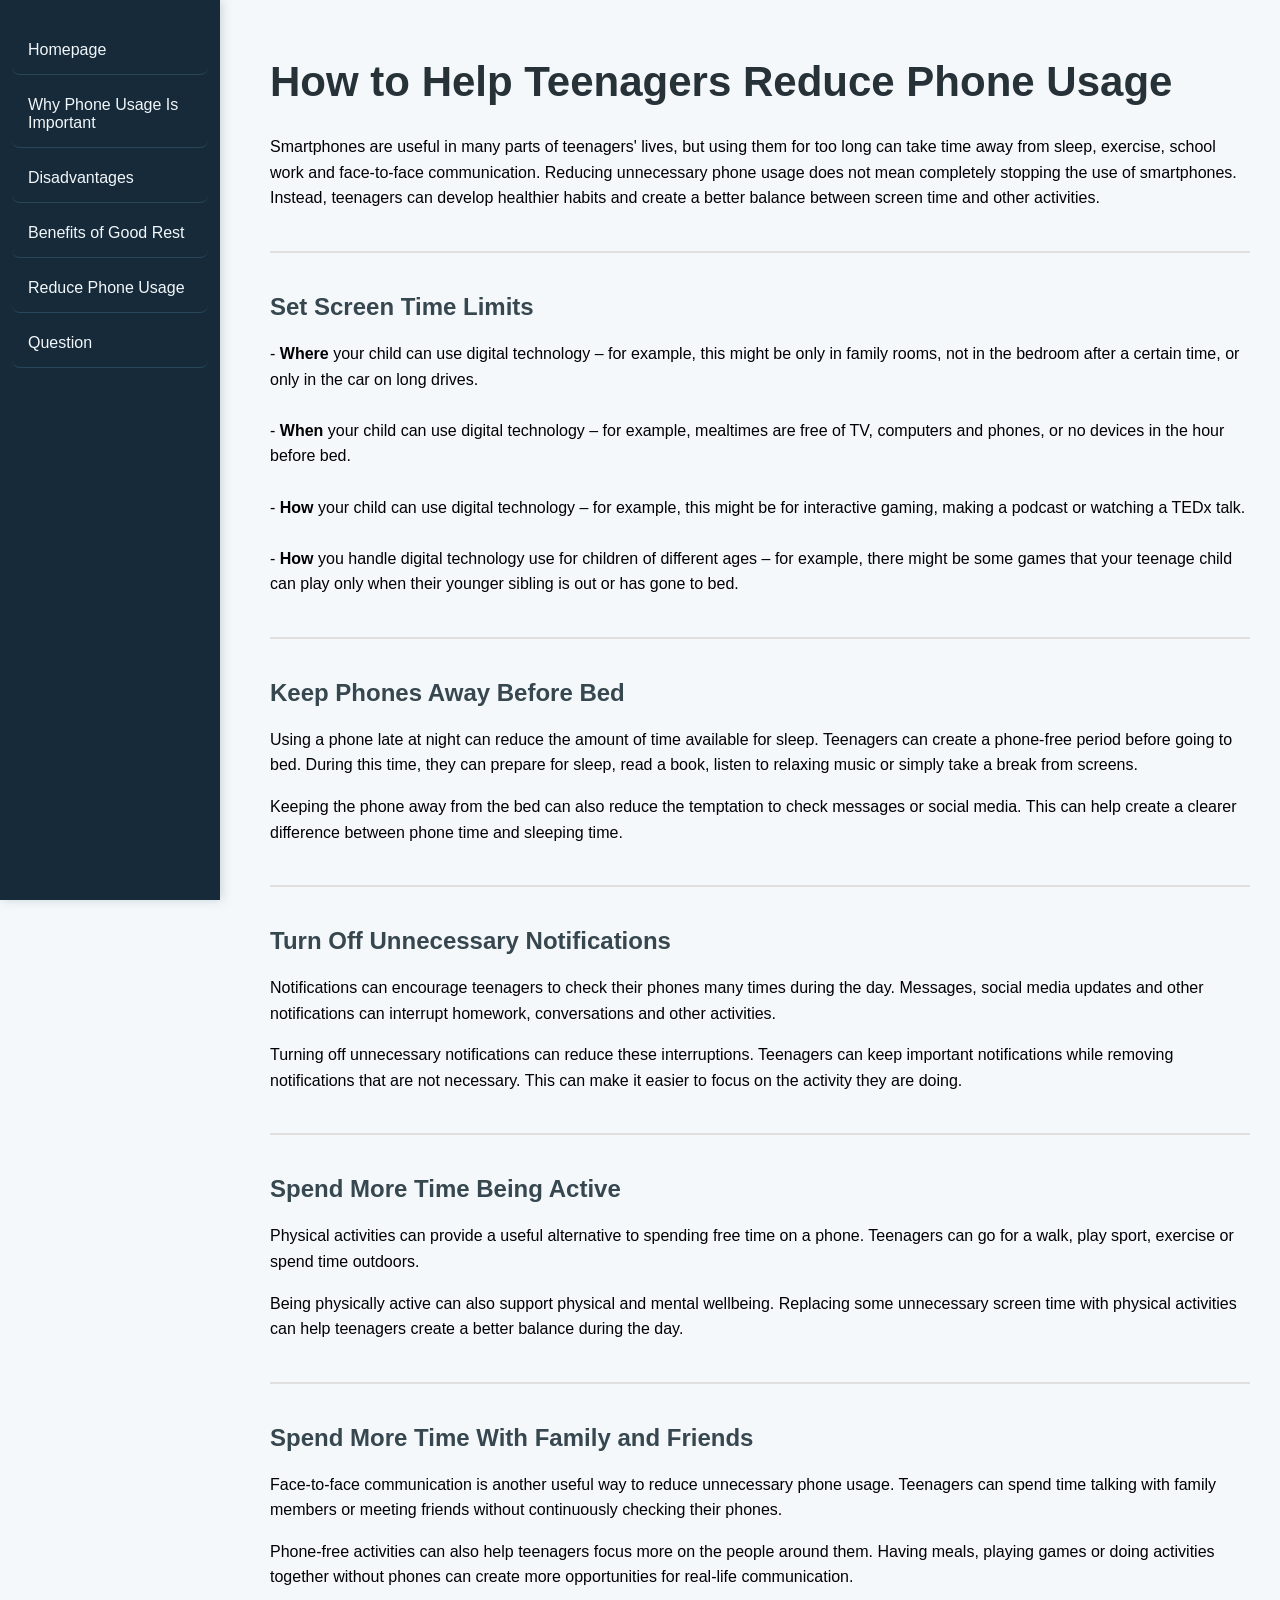
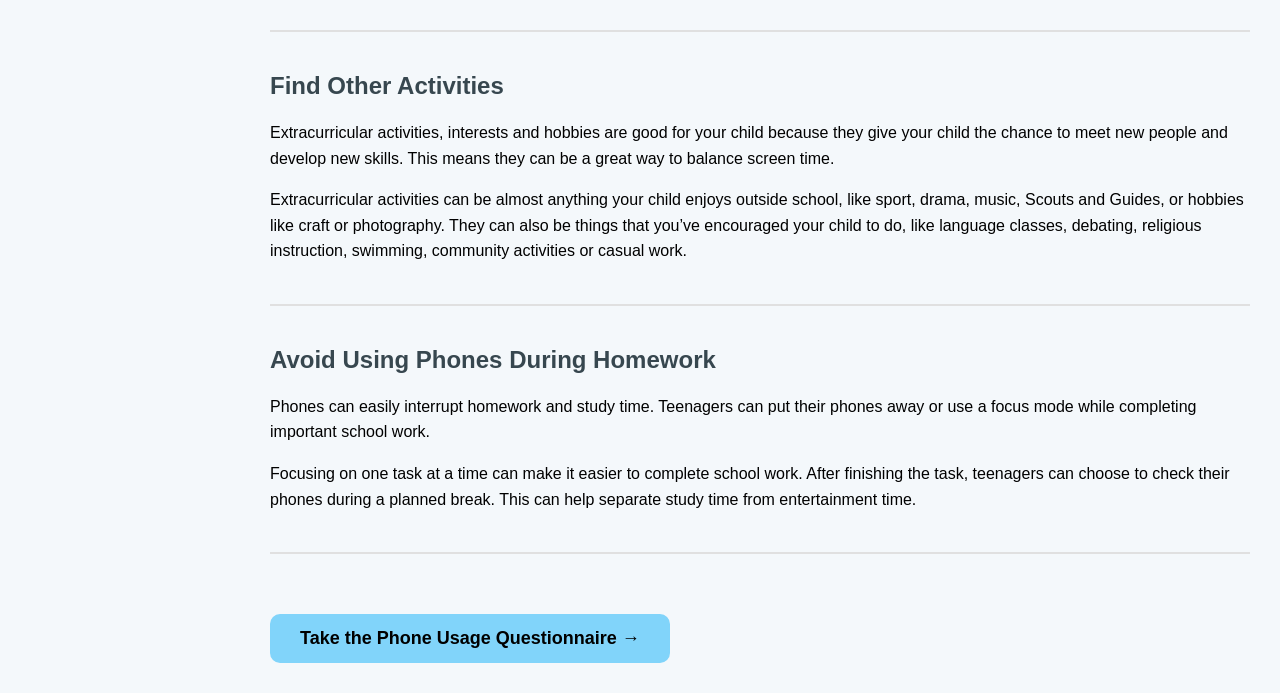
<file: html_js_and_css/reduce_usage.html>
<!DOCTYPE html>

<head>

    <title>Reduce Phone Usage</title>
    <link rel="stylesheet" href="style.css">

</head>

<body>

    <nav>

        <ul>

            <li><a href="index.html">Homepage</a></li>

            <li><a href="why_important.html">
                Why Phone Usage Is Important
            </a></li>

            <li><a href="disadvantages.html">
                Disadvantages
            </a></li>

            <li><a href="benefits_rest.html">
                Benefits of Good Rest
            </a></li>

            <li><a href="reduce_usage.html">
                Reduce Phone Usage
            </a></li>

            <li><a href="question.html">
                Question
            </a></li>

        </ul>

    </nav>

  <main>

        <h1>How to Help Teenagers Reduce Phone Usage</h1>

        <p class="intro">

            Smartphones are useful in many parts of teenagers' lives,
            but using them for too long can take time away from sleep,
            exercise, school work and face-to-face communication.
            Reducing unnecessary phone usage does not mean completely
            stopping the use of smartphones. Instead, teenagers can
            develop healthier habits and create a better balance
            between screen time and other activities.

        </p>


        <hr>


        <h2>Set Screen Time Limits</h2>

        <p>

            - <strong>Where</strong> your child can use digital technology –
            for example, this might be only in family rooms, not in the bedroom
            after a certain time, or only in the car on long drives.

            <br><br>

            - <strong>When</strong> your child can use digital technology –
            for example, mealtimes are free of TV, computers and phones, or
            no devices in the hour before bed.

            <br><br>

            - <strong>How</strong> your child can use digital technology –
            for example, this might be for interactive gaming, making a podcast
            or watching a TEDx talk.

            <br><br>

            - <strong>How</strong> you handle digital technology use for
            children of different ages – for example, there might be some
            games that your teenage child can play only when their younger
            sibling is out or has gone to bed.

        </p>


        <hr>


        <h2>Keep Phones Away Before Bed</h2>

        <p>

            Using a phone late at night can reduce the amount of time
            available for sleep. Teenagers can create a phone-free
            period before going to bed. During this time, they can
            prepare for sleep, read a book, listen to relaxing music
            or simply take a break from screens.

        </p>

        <p>

            Keeping the phone away from the bed can also reduce the
            temptation to check messages or social media. This can help
            create a clearer difference between phone time and sleeping
            time.

        </p>


        <hr>


        <h2>Turn Off Unnecessary Notifications</h2>

        <p>

            Notifications can encourage teenagers to check their phones
            many times during the day. Messages, social media updates and
            other notifications can interrupt homework, conversations
            and other activities.

        </p>

        <p>

            Turning off unnecessary notifications can reduce these
            interruptions. Teenagers can keep important notifications
            while removing notifications that are not necessary.
            This can make it easier to focus on the activity they are
            doing.

        </p>


        <hr>


        <h2>Spend More Time Being Active</h2>

        <p>

            Physical activities can provide a useful alternative to
            spending free time on a phone. Teenagers can go for a walk,
            play sport, exercise or spend time outdoors.

        </p>

        <p>

            Being physically active can also support physical and mental
            wellbeing. Replacing some unnecessary screen time with
            physical activities can help teenagers create a better
            balance during the day.

        </p>


        <hr>


        <h2>Spend More Time With Family and Friends</h2>

        <p>

            Face-to-face communication is another useful way to reduce
            unnecessary phone usage. Teenagers can spend time talking
            with family members or meeting friends without continuously
            checking their phones.

        </p>

        <p>

            Phone-free activities can also help teenagers focus more
            on the people around them. Having meals, playing games or
            doing activities together without phones can create more
            opportunities for real-life communication.

        </p>


        <hr>


        <h2>Find Other Activities</h2>

        <p>

            Extracurricular activities, interests and hobbies are good for your
            child because they give your child the chance to meet new people
            and develop new skills. This means they can be a great way to
            balance screen time.

        </p>

        <p>

            Extracurricular activities can be almost anything your child enjoys
            outside school, like sport, drama, music, Scouts and Guides, or
            hobbies like craft or photography. They can also be things that
            you’ve encouraged your child to do, like language classes,
            debating, religious instruction, swimming, community activities
            or casual work.

        </p>


        <hr>


        <h2>Avoid Using Phones During Homework</h2>

        <p>

            Phones can easily interrupt homework and study time.
            Teenagers can put their phones away or use a focus mode
            while completing important school work.

        </p>

        <p>

            Focusing on one task at a time can make it easier to
            complete school work. After finishing the task, teenagers
            can choose to check their phones during a planned break.
            This can help separate study time from entertainment time.

        </p>


        <hr>



        <!-- Button -->

        <div class="page-button">

            <button class="learn-btn"
                onclick="window.location.href='question.html'">

                Take the Phone Usage Questionnaire →

            </button>

        </div>

    </main>

</body>

</html>
</file>
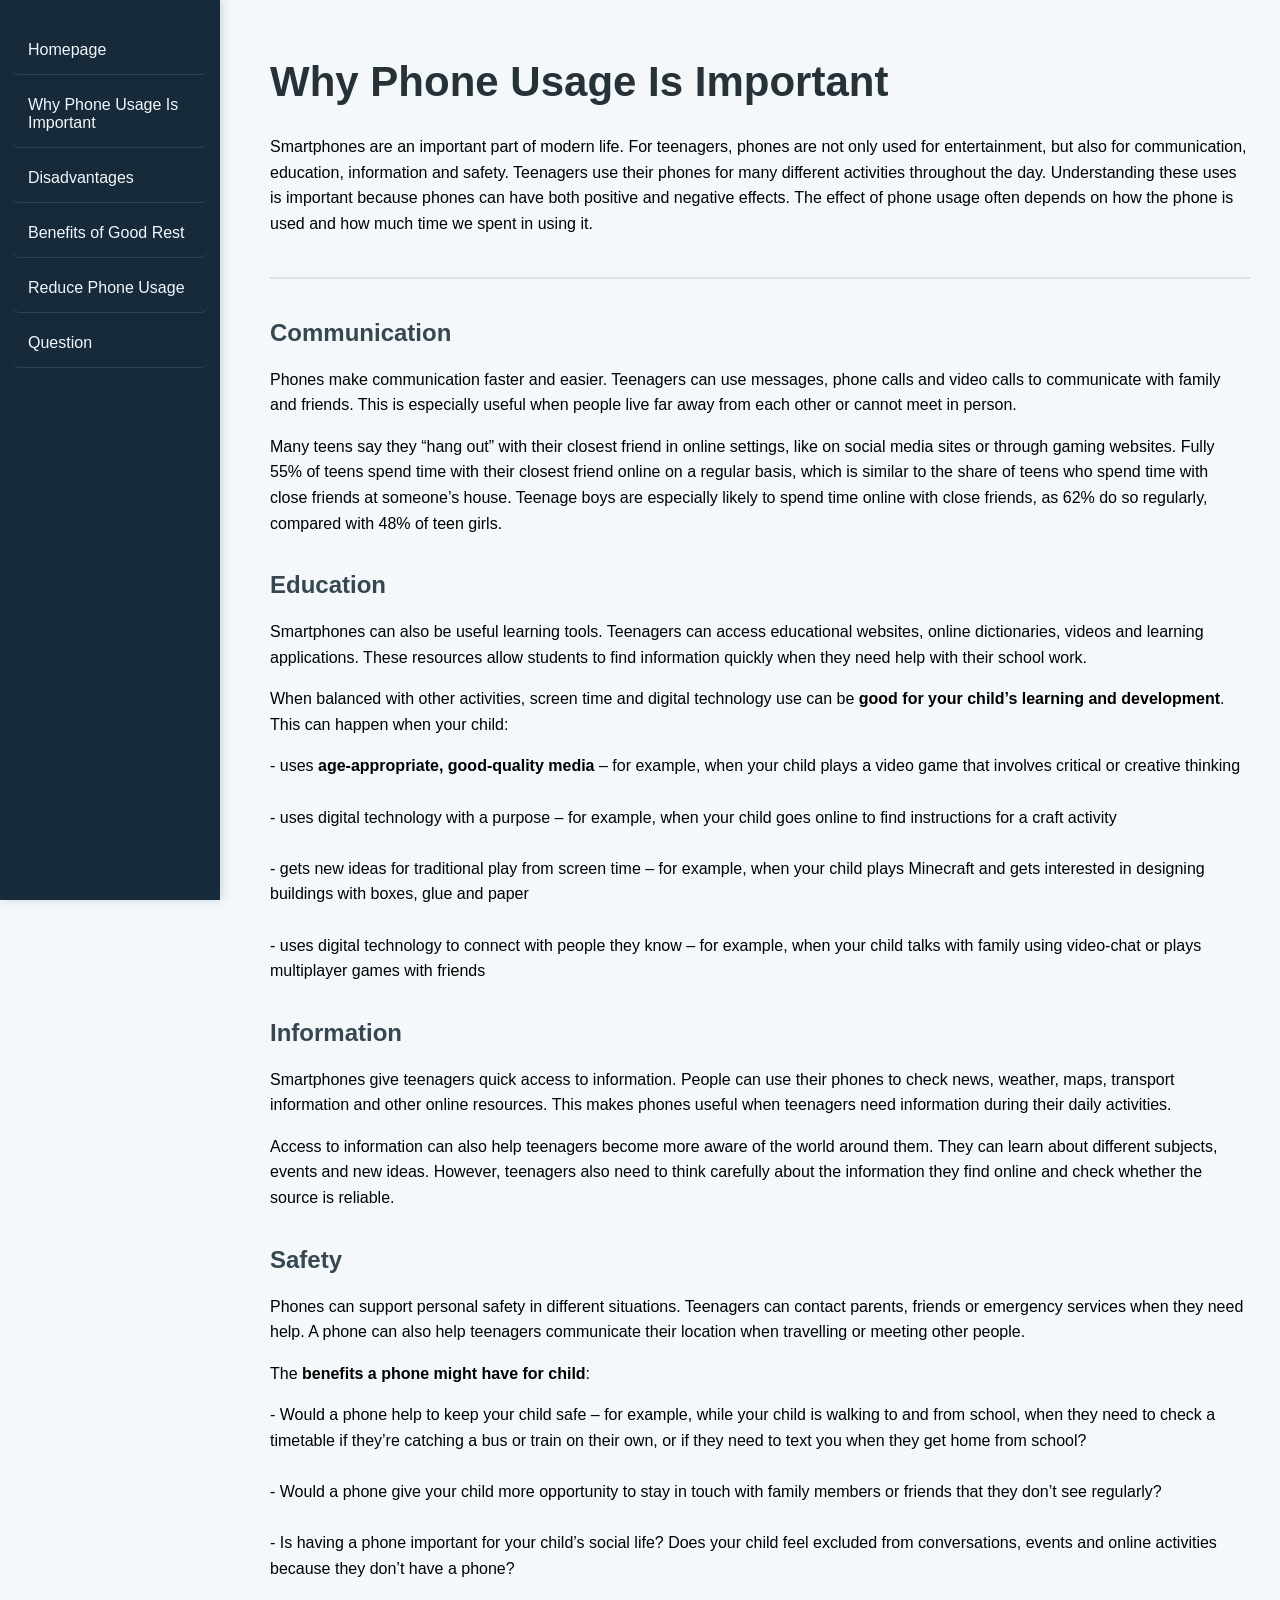
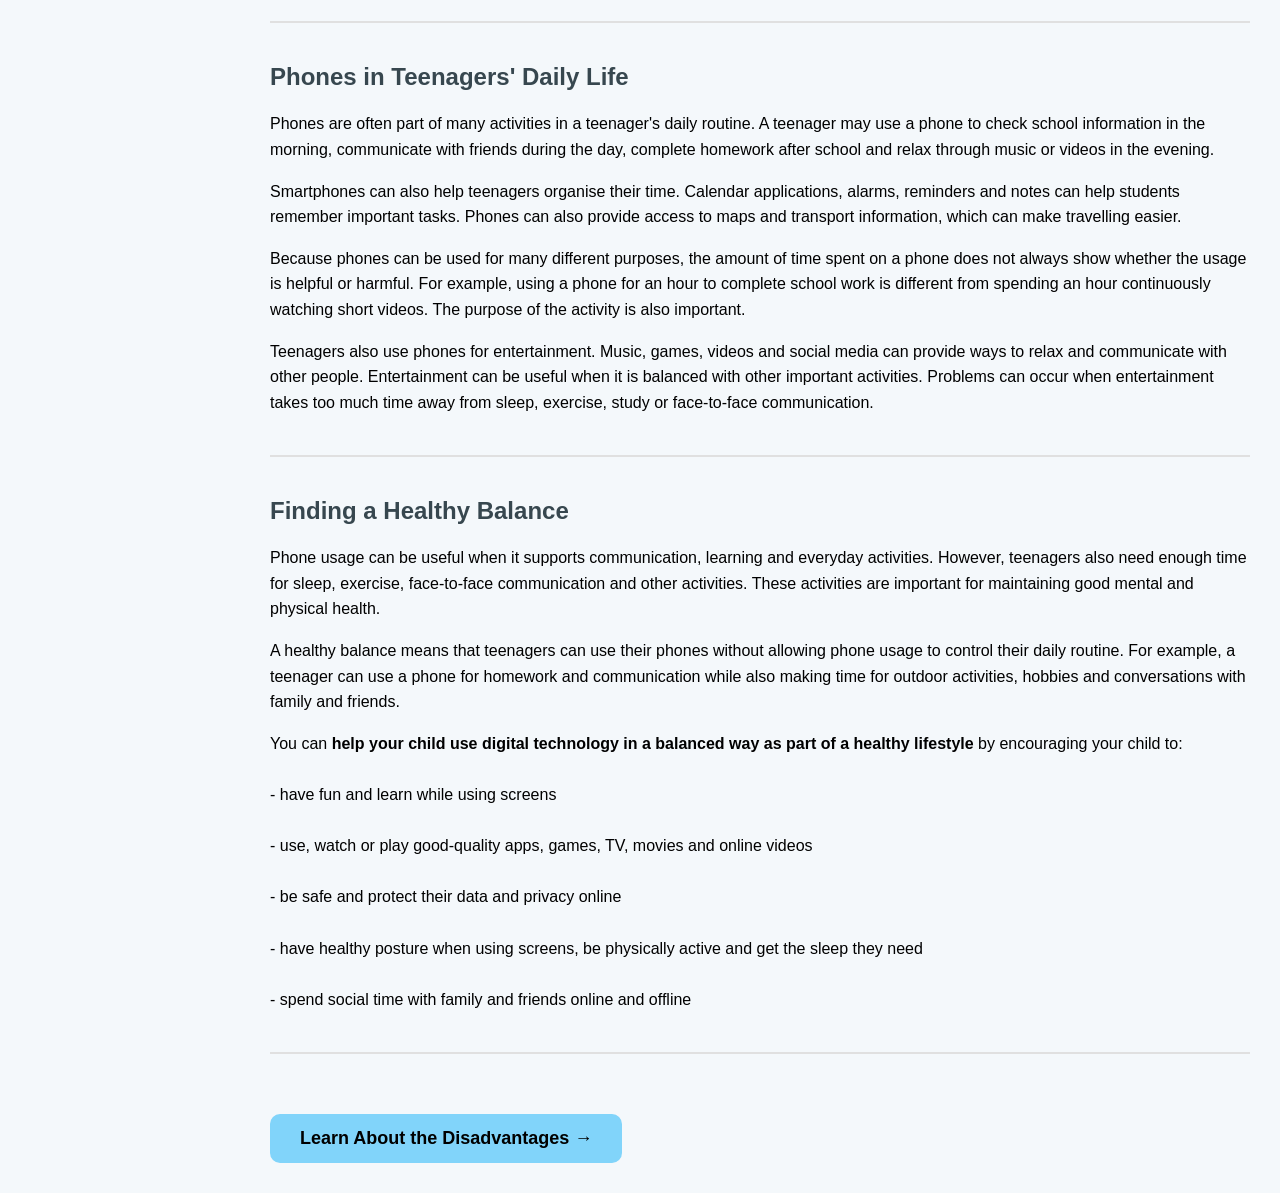
<file: html_js_and_css/why_important.html>
<!DOCTYPE html>

<html lang="en">

<head>

    <meta charset="UTF-8">

    <meta name="viewport" content="width=device-width, initial-scale=1.0">

    <title>Why Phone Usage Is Important</title>

    <link rel="stylesheet" href="style.css">

</head>


<body>

    <!-- Navigation bar -->

    <nav>

         <ul>

            <li><a href="index.html">Homepage</a></li>

            <li><a href="why_important.html">
                Why Phone Usage Is Important
            </a></li>

            <li><a href="disadvantages.html">
                Disadvantages
            </a></li>

            <li><a href="benefits_rest.html">
                Benefits of Good Rest
            </a></li>

            <li><a href="reduce_usage.html">
                Reduce Phone Usage
            </a></li>

            <li><a href="question.html">
                Question
            </a></li>

        </ul>

    </nav>


    <!-- Main content -->

    <main>

        <h1>Why Phone Usage Is Important</h1>

        <p class="intro">

            Smartphones are an important part of modern life.
            For teenagers, phones are not only used for entertainment,
            but also for communication, education, information and safety.
            Teenagers use their phones for many different activities
            throughout the day. Understanding these uses is important
            because phones can have both positive and negative effects.
            The effect of phone usage often depends on how the phone is
            used and how much time we spent in using it.

        </p>


        <hr>


        <!-- Information parts -->

        <div class="info-container">


            <div class="info-card">

                <h2>Communication</h2>

                <p>

                    Phones make communication faster and easier.
                    Teenagers can use messages, phone calls and video
                    calls to communicate with family and friends.
                    This is especially useful when people live far away
                    from each other or cannot meet in person.

                </p>

                <p>

                    Many teens say they “hang out” with their closest friend
                    in online settings, like on social media sites or through
                    gaming websites. Fully 55% of teens spend time with their
                    closest friend online on a regular basis, which is similar
                    to the share of teens who spend time with close friends
                    at someone’s house. Teenage boys are especially likely to
                    spend time online with close friends, as 62% do so regularly,
                    compared with 48% of teen girls.

                </p>

            </div>


            <div class="info-card">

                <h2>Education</h2>

                <p>

                    Smartphones can also be useful learning tools.
                    Teenagers can access educational websites, online
                    dictionaries, videos and learning applications.
                    These resources allow students to find information
                    quickly when they need help with their school work.

                </p>

                <p>

                    When balanced with other activities, screen time and digital
                    technology use can be <strong>good for your child’s learning
                    and development</strong>. This can happen when your child:

                </p>

                <p>

                    - uses <strong>age-appropriate, good-quality media</strong> –
                    for example, when your child plays a video game that involves
                    critical or creative thinking

                    <br><br>

                    - uses digital technology with a purpose – for example, when
                    your child goes online to find instructions for a craft activity

                    <br><br>

                    - gets new ideas for traditional play from screen time – for
                    example, when your child plays Minecraft and gets interested
                    in designing buildings with boxes, glue and paper

                    <br><br>

                    - uses digital technology to connect with people they know –
                    for example, when your child talks with family using video-chat
                    or plays multiplayer games with friends

                </p>

            </div>


            <div class="info-card">

                <h2>Information</h2>

                <p>

                    Smartphones give teenagers quick access to information.
                    People can use their phones to check news, weather,
                    maps, transport information and other online resources.
                    This makes phones useful when teenagers need information
                    during their daily activities.

                </p>

                <p>

                    Access to information can also help teenagers become
                    more aware of the world around them. They can learn
                    about different subjects, events and new ideas.
                    However, teenagers also need to think carefully about
                    the information they find online and check whether
                    the source is reliable.

                </p>

            </div>


            <div class="info-card">

                <h2>Safety</h2>

                <p>

                    Phones can support personal safety in different
                    situations. Teenagers can contact parents, friends
                    or emergency services when they need help.
                    A phone can also help teenagers communicate their
                    location when travelling or meeting other people.

                </p>

                <p>

                    The <strong>benefits a phone might have for child</strong>:

                </p>

                <p>

                    - Would a phone help to keep your child safe – for example,
                    while your child is walking to and from school, when they need
                    to check a timetable if they’re catching a bus or train on
                    their own, or if they need to text you when they get home
                    from school?

                    <br><br>

                    - Would a phone give your child more opportunity to stay in
                    touch with family members or friends that they don’t see
                    regularly?

                    <br><br>

                    - Is having a phone important for your child’s social life?
                    Does your child feel excluded from conversations, events and
                    online activities because they don’t have a phone?

                </p>

            </div>

        </div>


        <hr>


        <!-- Daily life section -->

        <section class="daily-life">

            <h2>Phones in Teenagers' Daily Life</h2>

            <p>

                Phones are often part of many activities in a teenager's
                daily routine. A teenager may use a phone to check school
                information in the morning, communicate with friends during
                the day, complete homework after school and relax through
                music or videos in the evening.

            </p>

            <p>

                Smartphones can also help teenagers organise their time.
                Calendar applications, alarms, reminders and notes can
                help students remember important tasks. Phones can also
                provide access to maps and transport information, which
                can make travelling easier.

            </p>

            <p>

                Because phones can be used for many different purposes,
                the amount of time spent on a phone does not always show
                whether the usage is helpful or harmful. For example,
                using a phone for an hour to complete school work is
                different from spending an hour continuously watching
                short videos. The purpose of the activity is also important.

            </p>

            <p>

                Teenagers also use phones for entertainment. Music,
                games, videos and social media can provide ways to relax
                and communicate with other people. Entertainment can be
                useful when it is balanced with other important activities.
                Problems can occur when entertainment takes too much time
                away from sleep, exercise, study or face-to-face communication.

            </p>

        </section>


        <hr>


        <!-- Balance section -->

        <section class="balance">

            <h2>Finding a Healthy Balance</h2>

            <p>

                Phone usage can be useful when it supports communication,
                learning and everyday activities. However, teenagers also
                need enough time for sleep, exercise, face-to-face
                communication and other activities. These activities are
                important for maintaining good mental and physical health.

            </p>

            <p>

                A healthy balance means that teenagers can use their phones
                without allowing phone usage to control their daily routine.
                For example, a teenager can use a phone for homework and
                communication while also making time for outdoor activities,
                hobbies and conversations with family and friends.

            </p>

            <p>

            You can <strong>help your child use digital technology in a
            balanced way as part of a healthy lifestyle</strong> by
            encouraging your child to:

            <br><br>

            - have fun and learn while using screens

            <br><br>

            - use, watch or play good-quality apps, games, TV, movies and
            online videos

            <br><br>

            - be safe and protect their data and privacy online

            <br><br>

            - have healthy posture when using screens, be physically active
            and get the sleep they need

            <br><br>

            - spend social time with family and friends online and offline

        </p>

        </section>


        <hr>


        <!-- Button -->

        <div class="page-button">

            <button class="learn-btn"
                onclick="window.location.href='disadvantages.html'">

                Learn About the Disadvantages →

            </button>

        </div>

    </main>

</body>

</html>
</file>
<file: html_js_and_css/style.css>
/* Whole website */
body {
    margin: 0;
    font-family: Arial, sans-serif;
    background-color: #f4f8fb;
}

/* Main content */
main {
    margin-left: 240px;
    padding: 30px;
}

/* Main title */
h1 {
    color: #263238;
    font-size: 42px;
}

/* Section titles */
h2 {
    color: #37474f;
    margin-top: 35px;
}

/* Paragraph */
p {
    line-height: 1.6;
}

/* Button */
.learn-btn {
    background-color: #81d4fa;
    color: black;
    font-size: 18px;
    font-weight: bold;
    padding: 14px 30px;
    margin-top: 20px;
    border: none;
    border-radius: 10px;
    cursor: pointer;
}

/* Button hover */
.learn-btn:hover {
    background-color: #4fc3f7;
    transform: scale(1.05);
}

/* Lines */
hr {
    margin-top: 40px;
    margin-bottom: 40px;
    border: 1px solid #e0e0e0;
}

/* ---------------------------------------------------- */
/* Navigation bar */
/* ---------------------------------------------------- */

/* Navigation bar */
nav {
    position: fixed;
    left: 0;
    top: 0;

    width: 220px;
    height: 100vh;

    background-color: #172A3A;

    box-shadow: 2px 0 10px rgba(20, 60, 80, 0.18);
}


/* Navigation list */
nav ul {
    list-style: none;
    margin: 0;
    padding: 20px 0;
}


/* Navigation buttons */
nav li {
    margin: 6px 12px;

    border-bottom: 1px solid #28465A;
    border-radius: 8px;
}


/* Navigation links */
nav a {
    display: block;

    padding: 15px 16px;

    color: #F1F7FA;
    text-decoration: none;

    font-size: 16px;
}


/* Mouse hover */
nav a:hover {
    background-color: #315A73;
}

/* ---------------------------------------------------- */
/* questionnaire */
/* ---------------------------------------------------- */

.question {
    margin-top: 30px;
    margin-bottom: 40px;
}

.question button {
    display: block;

    width: 80%;
    max-width: 700px;

    margin: 10px 0;
    padding: 14px 18px;

    background-color: white;
    color: #263238;

    border: 1px solid #cfd8dc;
    border-radius: 8px;

    text-align: left;
    font-size: 16px;

    cursor: pointer;
}


/* Answer hover */

.question button:hover {
    background-color: #e3f2fd;
}


/* Correct answer */

.correct {
    color: #2e7d32;
    font-weight: bold;
}


/* Wrong answer */

.wrong {
    color: #c62828;
    font-weight: bold;
}
</file>
